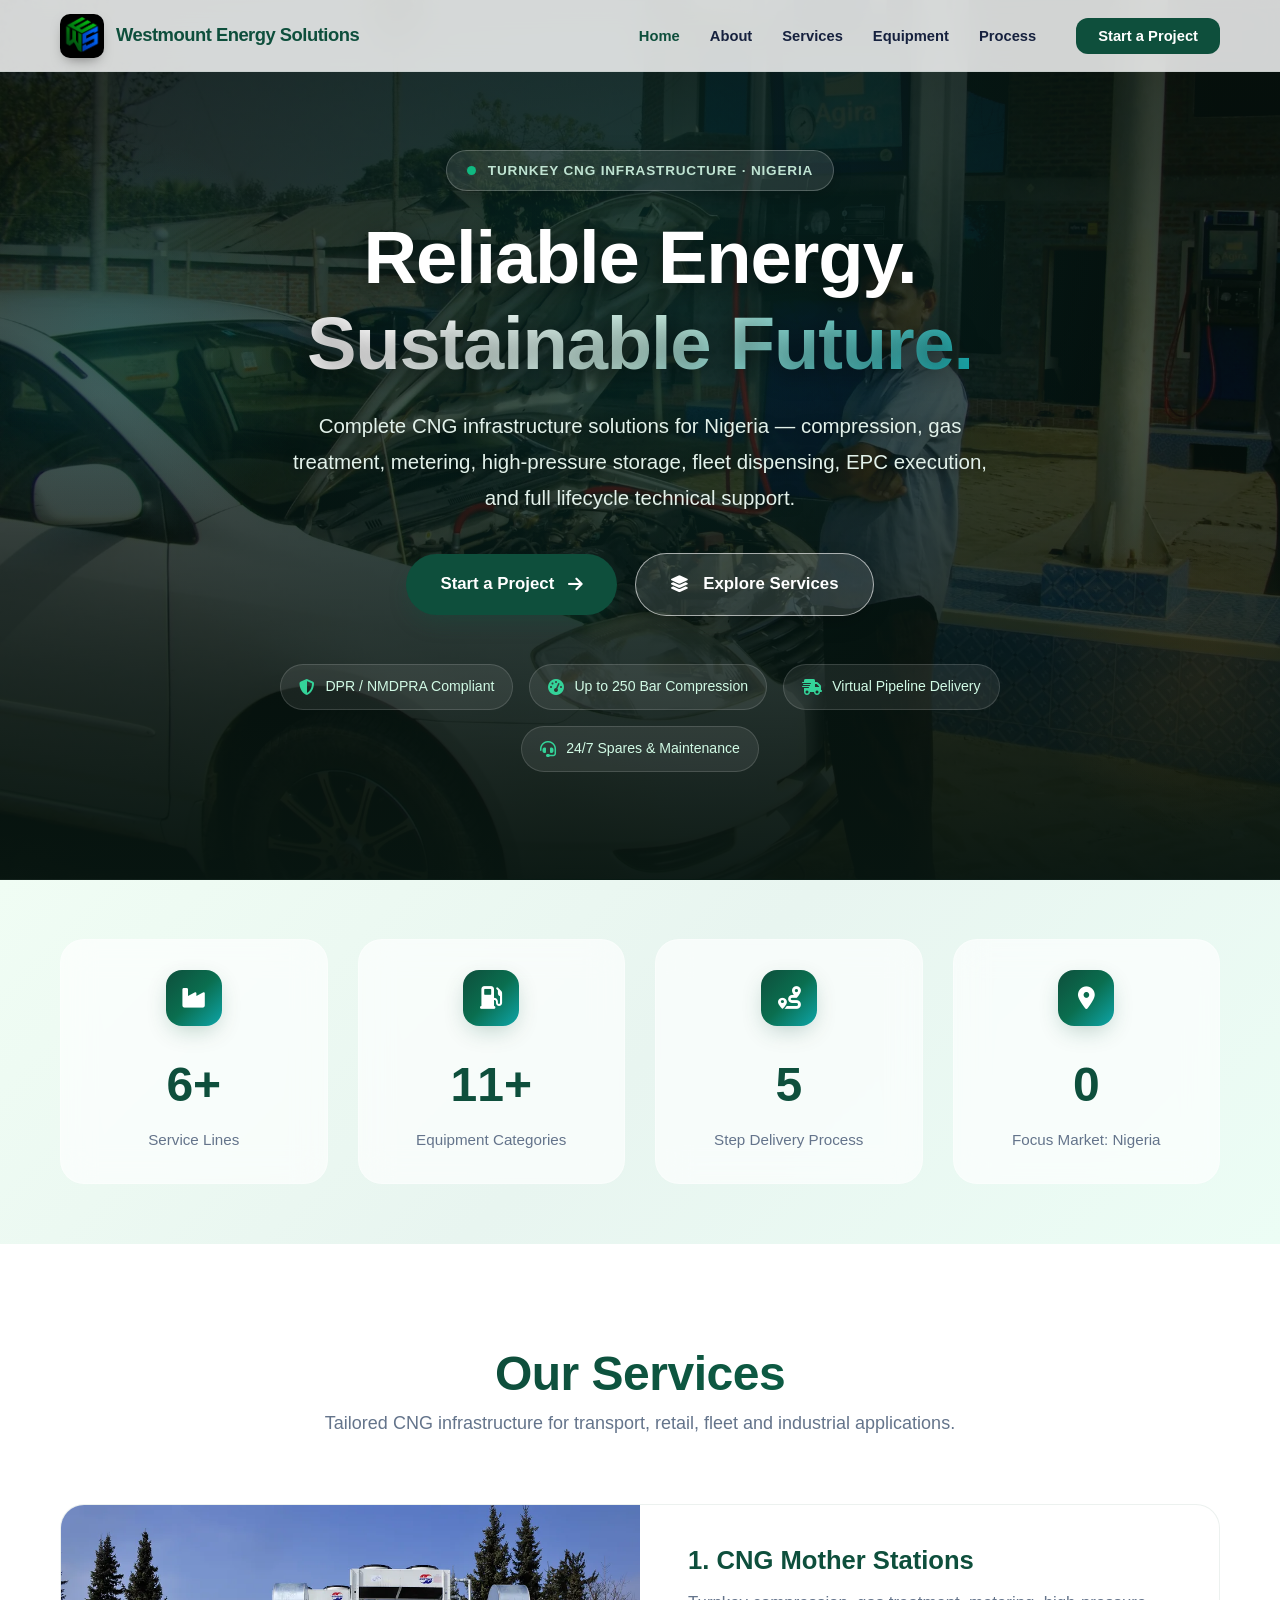
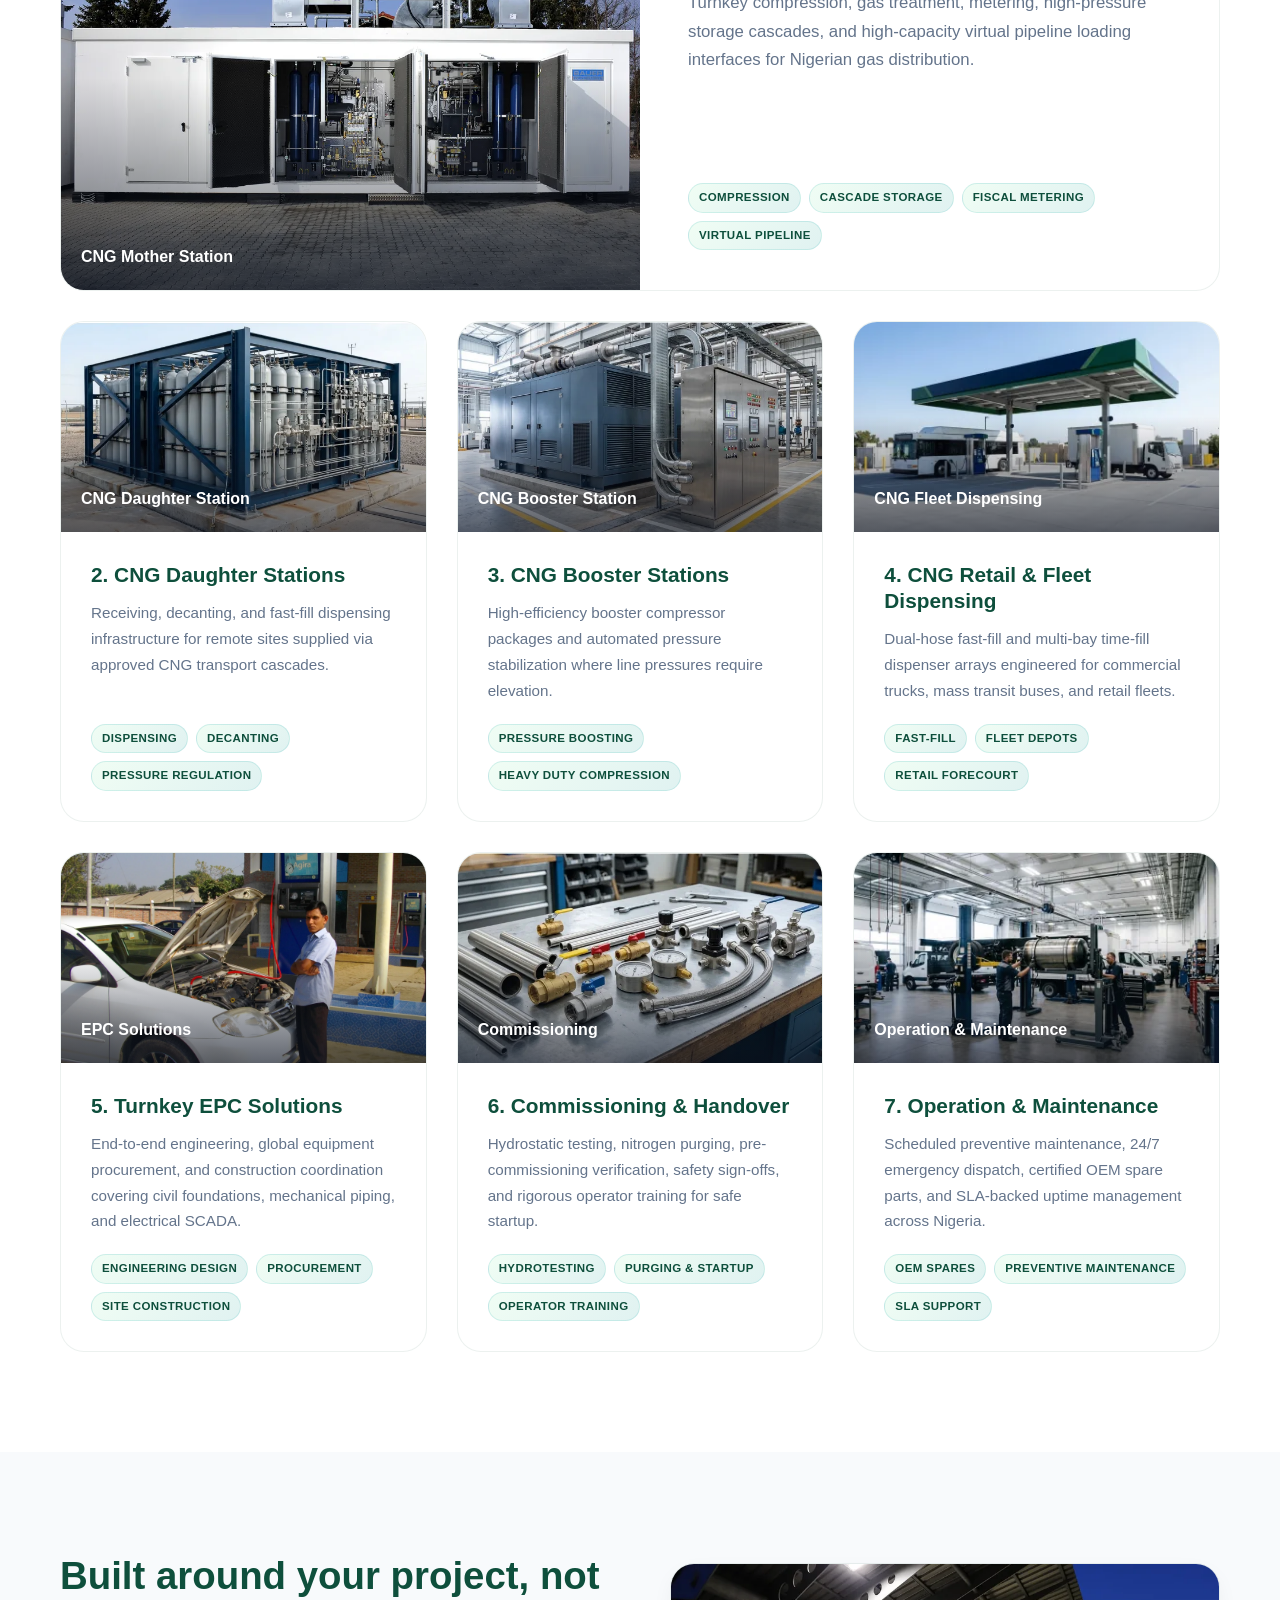
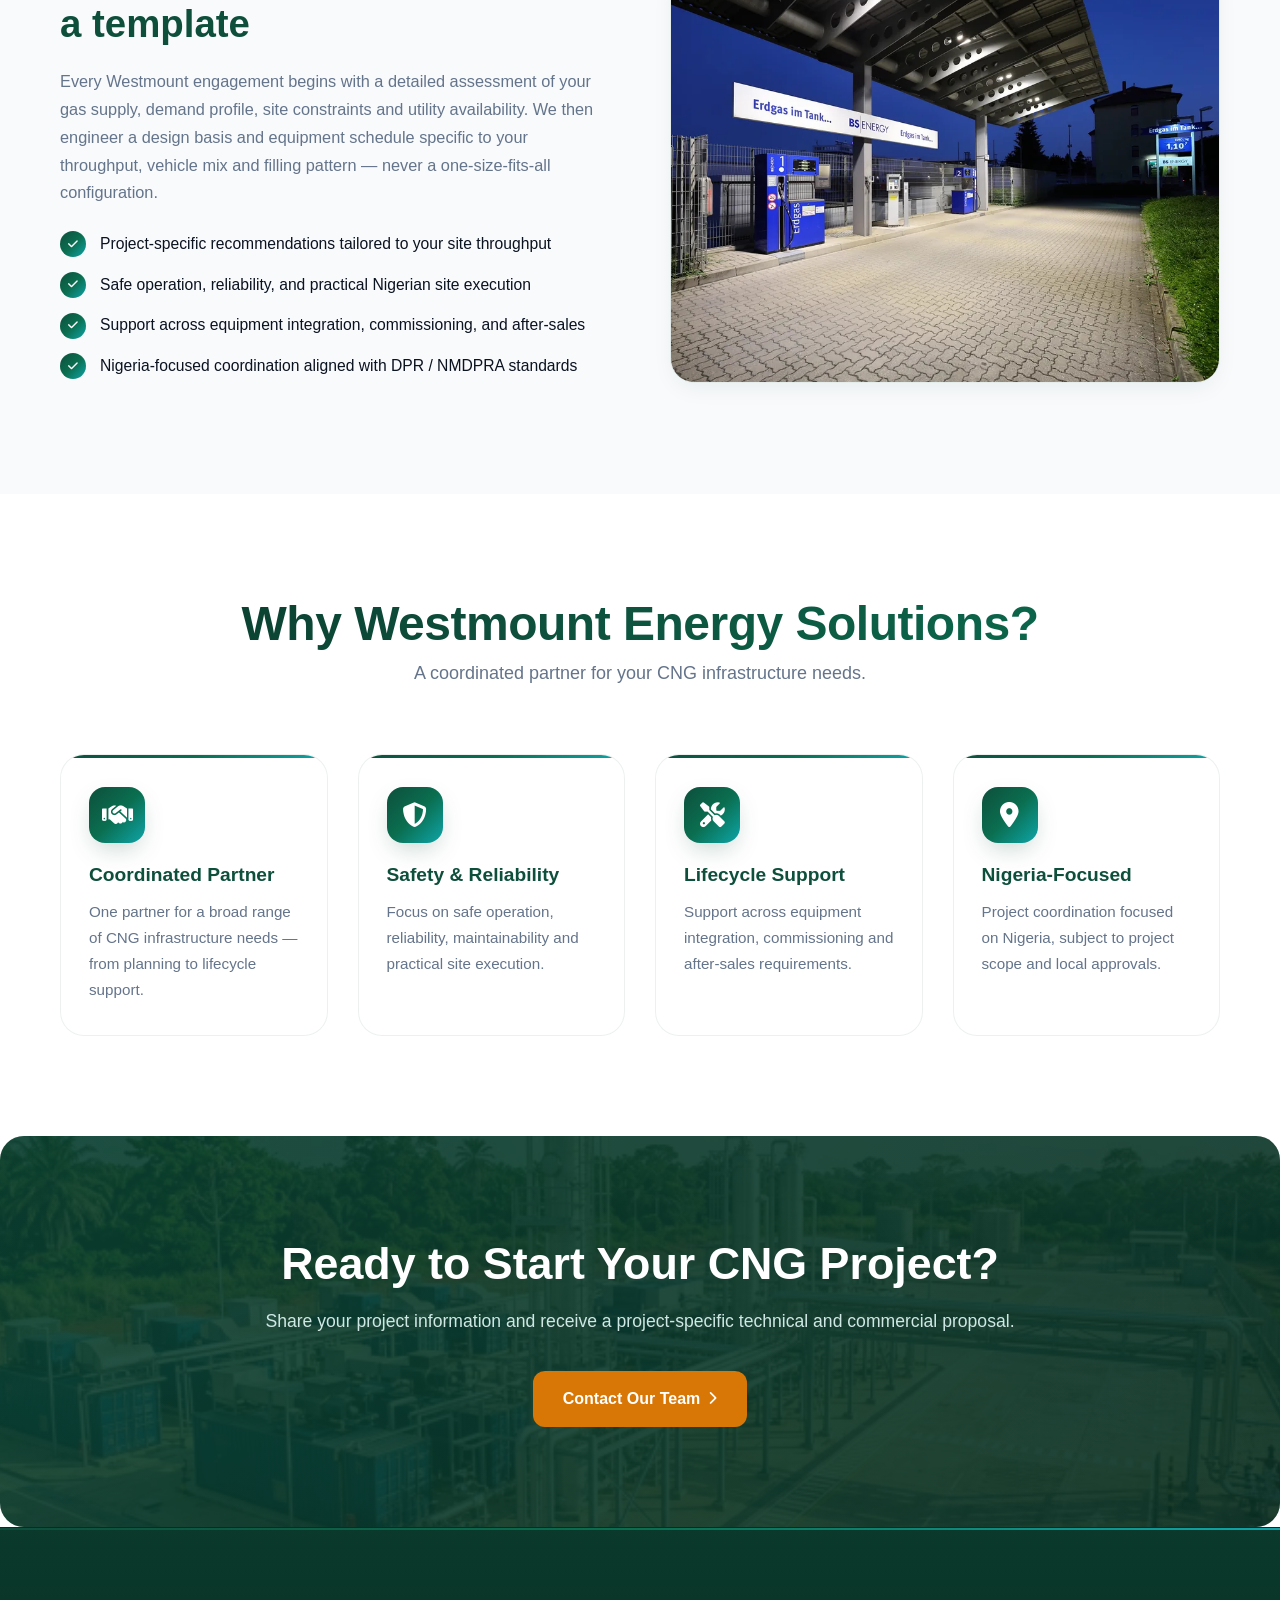
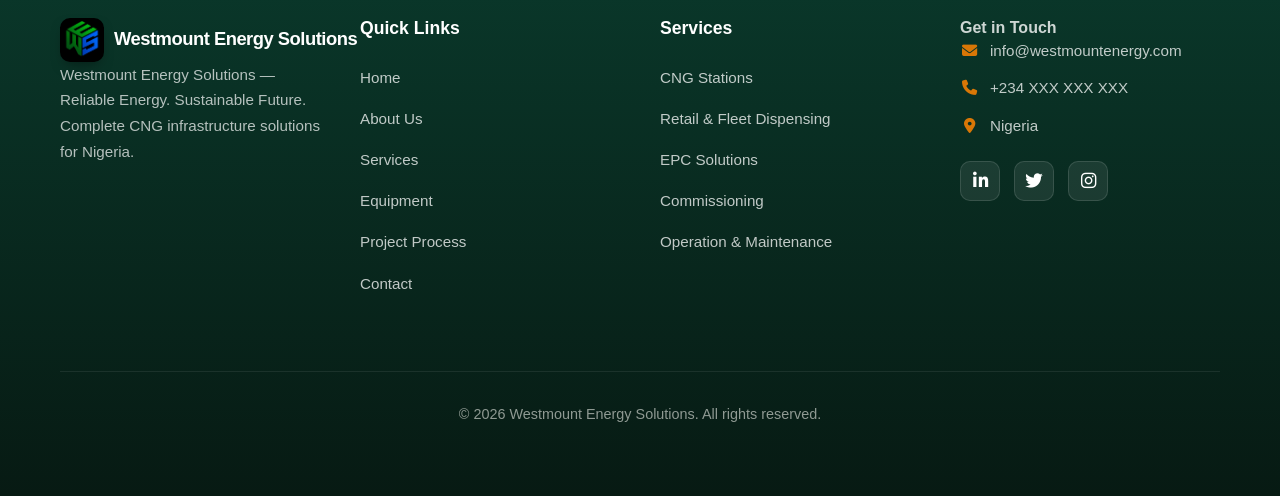
<file: index.html>
﻿<!DOCTYPE html>
<html lang="en">
<head>
  <meta charset="UTF-8">
  <meta name="viewport" content="width=device-width, initial-scale=1.0">
  <meta http-equiv="Content-Security-Policy" content="default-src 'self'; img-src 'self' data: https:; style-src 'self' 'unsafe-inline' https://fonts.googleapis.com https://cdnjs.cloudflare.com; font-src 'self' https://fonts.gstatic.com https://cdnjs.cloudflare.com; script-src 'self' 'unsafe-inline'; connect-src 'self';">
  <meta http-equiv="X-Content-Type-Options" content="nosniff">
  <meta name="referrer" content="strict-origin-when-cross-origin">
  <meta name="description" content="Westmount Energy Solutions — Complete CNG infrastructure solutions for Nigeria. Compression, storage, dispensing, EPC, commissioning and lifecycle support.">
  <title>Westmount Energy Solutions | Reliable Energy. Sustainable Future.</title>
  <link rel="canonical" href="https://westmountenergy.com/">
  <meta property="og:title" content="Westmount Energy Solutions | Reliable Energy. Sustainable Future.">
  <meta property="og:description" content="Westmount Energy Solutions — Complete CNG infrastructure solutions for Nigeria. Compression, storage, dispensing, EPC, commissioning and lifecycle support.">
  <meta property="og:type" content="website">
  <meta property="og:url" content="https://westmountenergy.com/">
  <meta property="og:image" content="https://westmountenergy.com/assets/images/hero-bg.jpg">
  <meta name="twitter:card" content="summary_large_image">
  <link rel="preconnect" href="https://fonts.googleapis.com">
  <link rel="preconnect" href="https://fonts.gstatic.com" crossorigin>
  <link href="https://fonts.googleapis.com/css2?family=Inter:wght@400;500;600&family=Poppins:wght@600;700;800&display=swap" rel="stylesheet">
  <link rel="stylesheet" href="https://cdnjs.cloudflare.com/ajax/libs/font-awesome/6.5.0/css/all.min.css" integrity="sha512-Avb2QiuDEEvB4bZJYdft2mNjVShBftLdPG8FJ0V7irTLQ8Uo0qcPxh4Plq7G5tGm0rU+1SPhVotteLpBERwTkw==" crossorigin="anonymous" referrerpolicy="no-referrer">
  <link rel="stylesheet" href="css/aos.css">
  <link rel="stylesheet" href="css/style.css">
</head>
<body>
  <div class="scroll-progress"></div>

  <header>
    <div class="header-container">
<a href="index.html" class="logo">
  <img src="assets/images/logo.jpeg" alt="Westmount Energy Solutions logo" class="logo-img" width="44" height="44">
  <span class="brand-name">Westmount Energy Solutions</span>
</a>
      <button class="mobile-menu-btn" aria-label="Toggle menu" aria-expanded="false">&#9776;</button>
      <nav>
        <ul>
          <li><a href="index.html">Home</a></li>
          <li><a href="about.html">About</a></li>
          <li><a href="services.html">Services</a></li>
          <li><a href="equipment.html">Equipment</a></li>
          <li><a href="process.html">Process</a></li>
          <li><a href="contact.html" class="nav-cta">Start a Project</a></li>
        </ul>
      </nav>
    </div>
  </header>

  <main>
    <!-- Hero -->
    <section class="hero" id="home">
      <div class="hero-bg">
        <picture>
            <source srcset="assets/images/hero-bg.webp" type="image/webp">
            <img src="assets/images/hero-bg.jpg" alt="Westmount Energy CNG facility in Nigeria" width="1920" height="1080" loading="eager" fetchpriority="high" decoding="async">
          </picture>
      </div>
      <div class="hero-overlay"></div>
      <div class="container hero-content">
        <div class="hero-eyebrow" data-aos="fade-up">
          <span class="pulse-dot"></span> Turnkey CNG Infrastructure · Nigeria
        </div>
        <h1 data-aos="fade-up">Reliable Energy.<br><span class="gradient-text">Sustainable Future.</span></h1>
        <p data-aos="fade-up">Complete CNG infrastructure solutions for Nigeria — compression, gas treatment, metering, high-pressure storage, fleet dispensing, EPC execution, and full lifecycle technical support.</p>
        <div class="hero-actions" data-aos="fade-up">
          <a href="contact.html" class="btn btn-primary btn-glow">Start a Project <i class="fa-solid fa-arrow-right" style="margin-left: 6px;"></i></a>
          <a href="services.html" class="btn btn-hero-outline"><i class="fa-solid fa-layer-group" style="margin-right: 6px;"></i> Explore Services</a>
        </div>
        <div class="hero-trust-bar" data-aos="fade-up" data-aos-delay="200">
          <div class="trust-item"><i class="fa-solid fa-shield-halved"></i> DPR / NMDPRA Compliant</div>
          <div class="trust-item"><i class="fa-solid fa-gauge-high"></i> Up to 250 Bar Compression</div>
          <div class="trust-item"><i class="fa-solid fa-truck-fast"></i> Virtual Pipeline Delivery</div>
          <div class="trust-item"><i class="fa-solid fa-headset"></i> 24/7 Spares & Maintenance</div>
        </div>
      </div>
    </section>

    <!-- Stats band -->
    <section class="stats-band">
      <div class="stats-grid">
        <div class="stat-card" data-aos="zoom-in" data-aos-delay="100">
          <div class="stat-icon"><i class="fa-solid fa-industry"></i></div>
          <span class="stat-number" data-target="7" data-suffix="+">0</span>
          <span class="stat-label">Service Lines</span>
        </div>
        <div class="stat-card" data-aos="zoom-in" data-aos-delay="200">
          <div class="stat-icon"><i class="fa-solid fa-gas-pump"></i></div>
          <span class="stat-number" data-target="12" data-suffix="+">0</span>
          <span class="stat-label">Equipment Categories</span>
        </div>
        <div class="stat-card" data-aos="zoom-in" data-aos-delay="300">
          <div class="stat-icon"><i class="fa-solid fa-route"></i></div>
          <span class="stat-number" data-target="6" data-suffix="">0</span>
          <span class="stat-label">Step Delivery Process</span>
        </div>
        <div class="stat-card" data-aos="zoom-in" data-aos-delay="400">
          <div class="stat-icon"><i class="fa-solid fa-map-marker-alt"></i></div>
          <span class="stat-number" data-target="1" data-suffix="">0</span>
          <span class="stat-label">Focus Market: Nigeria</span>
        </div>
      </div>
    </section>

    <!-- Services -->
    <section class="section" id="services">
      <div class="container">
        <div class="section-title" data-aos="fade-up">Our Services</div>
        <div class="section-subtitle" data-aos="fade-up" data-aos-delay="100">Tailored CNG infrastructure for transport, retail, fleet and industrial applications.</div>
        <div class="services-grid">
          <article class="service-card featured-card" data-aos="fade-up" data-aos-delay="100">
            <div class="card-media">
              <picture>
            <source srcset="assets/images/service-mother.webp" type="image/webp">
            <img src="assets/images/service-mother.jpg" alt="CNG mother station compressor and storage" width="1000" height="665" loading="lazy" decoding="async">
          </picture>
              <div class="media-overlay">CNG Mother Station</div>
            </div>
            <div class="service-body">
              <h3>1. CNG Mother Stations</h3>
              <p>Turnkey compression, gas treatment, metering, high-pressure storage cascades, and high-capacity virtual pipeline loading interfaces for Nigerian gas distribution.</p>
              <div class="service-tags">
                <span>Compression</span>
                <span>Cascade Storage</span>
                <span>Fiscal Metering</span>
                <span>Virtual Pipeline</span>
              </div>
            </div>
          </article>
          <article class="service-card" data-aos="fade-up" data-aos-delay="180">
            <div class="card-media">
              <picture>
            <source srcset="assets/images/cng-storage-cascade.webp" type="image/webp">
            <img src="assets/images/cng-storage-cascade.png" alt="CNG daughter station receiving storage" width="652" height="365" loading="lazy" decoding="async">
          </picture>
              <div class="media-overlay">CNG Daughter Station</div>
            </div>
            <div class="service-body">
              <h3>2. CNG Daughter Stations</h3>
              <p>Receiving, decanting, and fast-fill dispensing infrastructure for remote sites supplied via approved CNG transport cascades.</p>
              <div class="service-tags">
                <span>Dispensing</span>
                <span>Decanting</span>
                <span>Pressure Regulation</span>
              </div>
            </div>
          </article>
          <article class="service-card" data-aos="fade-up" data-aos-delay="260">
            <div class="card-media">
              <picture>
            <source srcset="assets/images/cng-compressor-package.webp" type="image/webp">
            <img src="assets/images/cng-compressor-package.png" alt="CNG booster station compressor" width="655" height="364" loading="lazy" decoding="async">
          </picture>
              <div class="media-overlay">CNG Booster Station</div>
            </div>
            <div class="service-body">
              <h3>3. CNG Booster Stations</h3>
              <p>High-efficiency booster compressor packages and automated pressure stabilization where line pressures require elevation.</p>
              <div class="service-tags">
                <span>Pressure Boosting</span>
                <span>Heavy Duty Compression</span>
              </div>
            </div>
          </article>
          <article class="service-card" data-aos="fade-up" data-aos-delay="340">
            <div class="card-media">
              <picture>
            <source srcset="assets/images/cng-dispensing-station.webp" type="image/webp">
            <img src="assets/images/cng-dispensing-station.png" alt="CNG retail fleet dispensing station" width="390" height="218" loading="lazy" decoding="async">
          </picture>
              <div class="media-overlay">CNG Fleet Dispensing</div>
            </div>
            <div class="service-body">
              <h3>4. CNG Retail & Fleet Dispensing</h3>
              <p>Dual-hose fast-fill and multi-bay time-fill dispenser arrays engineered for commercial trucks, mass transit buses, and retail fleets.</p>
              <div class="service-tags">
                <span>Fast-Fill</span>
                <span>Fleet Depots</span>
                <span>Retail Forecourt</span>
              </div>
            </div>
          </article>
          <article class="service-card" data-aos="fade-up" data-aos-delay="420">
            <div class="card-media">
              <picture>
            <source srcset="assets/images/hero-bg.webp" type="image/webp">
            <img src="assets/images/hero-bg.jpg" alt="EPC engineering construction facility" width="1920" height="1080" loading="eager" fetchpriority="high" decoding="async">
          </picture>
              <div class="media-overlay">EPC Solutions</div>
            </div>
            <div class="service-body">
              <h3>5. Turnkey EPC Solutions</h3>
              <p>End-to-end engineering, global equipment procurement, and construction coordination covering civil foundations, mechanical piping, and electrical SCADA.</p>
              <div class="service-tags">
                <span>Engineering Design</span>
                <span>Procurement</span>
                <span>Site Construction</span>
              </div>
            </div>
          </article>
          <article class="service-card" data-aos="fade-up" data-aos-delay="500">
            <div class="card-media">
              <picture>
            <source srcset="assets/images/cng-tubing-fittings.webp" type="image/webp">
            <img src="assets/images/cng-tubing-fittings.png" alt="Commissioning piping and instrumentation" width="656" height="367" loading="lazy" decoding="async">
          </picture>
              <div class="media-overlay">Commissioning</div>
            </div>
            <div class="service-body">
              <h3>6. Commissioning & Handover</h3>
              <p>Hydrostatic testing, nitrogen purging, pre-commissioning verification, safety sign-offs, and rigorous operator training for safe startup.</p>
              <div class="service-tags">
                <span>Hydrotesting</span>
                <span>Purging & Startup</span>
                <span>Operator Training</span>
              </div>
            </div>
          </article>
          <article class="service-card" data-aos="fade-up" data-aos-delay="580">
            <div class="card-media">
              <picture>
            <source srcset="assets/images/cng-technicians.webp" type="image/webp">
            <img src="assets/images/cng-technicians.png" alt="Operation maintenance technicians" width="400" height="220" loading="lazy" decoding="async">
          </picture>
              <div class="media-overlay">Operation & Maintenance</div>
            </div>
            <div class="service-body">
              <h3>7. Operation & Maintenance</h3>
              <p>Scheduled preventive maintenance, 24/7 emergency dispatch, certified OEM spare parts, and SLA-backed uptime management across Nigeria.</p>
              <div class="service-tags">
                <span>OEM Spares</span>
                <span>Preventive Maintenance</span>
                <span>SLA Support</span>
              </div>
            </div>
          </article>
        </div>
      </div>
    </section>

    <!-- Feature split -->
    <section class="section" style="background: var(--bg-soft);">
      <div class="container">
        <div class="feature-split">
          <div class="feature-content" data-aos="fade-right">
            <h2>Built around your project, not a template</h2>
            <p>Every Westmount engagement begins with a detailed assessment of your gas supply, demand profile, site constraints and utility availability. We then engineer a design basis and equipment schedule specific to your throughput, vehicle mix and filling pattern — never a one-size-fits-all configuration.</p>
            <ul class="feature-list">
              <li><span class="check"><i class="fa-solid fa-check"></i></span> Project-specific recommendations tailored to your site throughput</li>
              <li><span class="check"><i class="fa-solid fa-check"></i></span> Safe operation, reliability, and practical Nigerian site execution</li>
              <li><span class="check"><i class="fa-solid fa-check"></i></span> Support across equipment integration, commissioning, and after-sales</li>
              <li><span class="check"><i class="fa-solid fa-check"></i></span> Nigeria-focused coordination aligned with DPR / NMDPRA standards</li>
            </ul>
          </div>
          <div class="feature-media" data-aos="fade-left" data-aos-delay="150">
            <picture>
            <source srcset="assets/images/equipment-cylinders.webp" type="image/webp">
            <img src="assets/images/equipment-cylinders.jpg" alt="High pressure CNG cylinder cascade storage" width="1000" height="666" loading="lazy" decoding="async">
          </picture>
          </div>
        </div>
      </div>
    </section>

    <!-- Highlights -->
    <section class="section">
      <div class="container">
        <div class="section-title" data-aos="fade-up">Why Westmount Energy Solutions?</div>
        <div class="section-subtitle" data-aos="fade-up" data-aos-delay="100">A coordinated partner for your CNG infrastructure needs.</div>
        <div class="highlight-grid">
          <div class="highlight-card" data-aos="fade-up" data-aos-delay="100">
            <div class="icon"><i class="fa-solid fa-handshake"></i></div>
            <h3>Coordinated Partner</h3>
            <p>One partner for a broad range of CNG infrastructure needs — from planning to lifecycle support.</p>
          </div>
          <div class="highlight-card" data-aos="fade-up" data-aos-delay="180">
            <div class="icon"><i class="fa-solid fa-shield-halved"></i></div>
            <h3>Safety & Reliability</h3>
            <p>Focus on safe operation, reliability, maintainability and practical site execution.</p>
          </div>
          <div class="highlight-card" data-aos="fade-up" data-aos-delay="260">
            <div class="icon"><i class="fa-solid fa-screwdriver-wrench"></i></div>
            <h3>Lifecycle Support</h3>
            <p>Support across equipment integration, commissioning and after-sales requirements.</p>
          </div>
          <div class="highlight-card" data-aos="fade-up" data-aos-delay="340">
            <div class="icon"><i class="fa-solid fa-location-dot"></i></div>
            <h3>Nigeria-Focused</h3>
            <p>Project coordination focused on Nigeria, subject to project scope and local approvals.</p>
          </div>
        </div>
      </div>
    </section>

    <!-- CTA -->
    <section class="section cta-section">
      <div class="cta-bg"></div>
      <div class="cta-content">
        <h2>Ready to Start Your CNG Project?</h2>
        <p>Share your project information and receive a project-specific technical and commercial proposal.</p>
        <a href="contact.html" class="btn btn-icon-right">Contact Our Team</a>
      </div>
    </section>
  </main>

  <footer>
    <div class="container">
      <div class="footer-grid">
        <div class="footer-brand">
<a href="index.html" class="logo" style="gap:10px; text-decoration:none; color:inherit;">
  <img src="assets/images/logo.jpeg" alt="Westmount Energy Solutions logo" class="logo-img" width="44" height="44">
  <span class="brand-name" style="color:var(--white);">Westmount Energy Solutions</span>
</a>
          <p>Westmount Energy Solutions — Reliable Energy. Sustainable Future.<br>Complete CNG infrastructure solutions for Nigeria.</p>
        </div>
        <div class="footer-col">
          <h4>Quick Links</h4>
          <ul>
            <li><a href="index.html">Home</a></li>
            <li><a href="about.html">About Us</a></li>
            <li><a href="services.html">Services</a></li>
            <li><a href="equipment.html">Equipment</a></li>
            <li><a href="process.html">Project Process</a></li>
            <li><a href="contact.html">Contact</a></li>
          </ul>
        </div>
        <div class="footer-col">
          <h4>Services</h4>
          <ul>
            <li><a href="services.html">CNG Stations</a></li>
            <li><a href="services.html">Retail & Fleet Dispensing</a></li>
            <li><a href="services.html">EPC Solutions</a></li>
            <li><a href="services.html">Commissioning</a></li>
            <li><a href="services.html">Operation & Maintenance</a></li>
          </ul>
        </div>
        <div class="footer-contact">
          <h4>Get in Touch</h4>
          <p><span class="ic"><i class="fa-solid fa-envelope"></i></span> info@westmountenergy.com</p>
          <p><span class="ic"><i class="fa-solid fa-phone"></i></span> +234 XXX XXX XXX</p>
          <p><span class="ic"><i class="fa-solid fa-location-dot"></i></span> Nigeria</p>
          <div class="socials">
            <a href="#" aria-label="LinkedIn" rel="noopener noreferrer"><i class="fa-brands fa-linkedin-in"></i></a>
            <a href="#" aria-label="X (Twitter)" rel="noopener noreferrer"><i class="fa-brands fa-twitter"></i></a>
            <a href="#" aria-label="Instagram" rel="noopener noreferrer"><i class="fa-brands fa-instagram"></i></a>
          </div>
        </div>
      </div>
      <div class="copyright">
        &copy; 2026 Westmount Energy Solutions. All rights reserved.
      </div>
    </div>
  </footer>

  <button class="back-to-top" aria-label="Back to top"><i class="fa-solid fa-arrow-up"></i></button>

  <script src="css/aos.js"></script>
  <script src="js/main.js"></script>
</body>
</html>
</file>
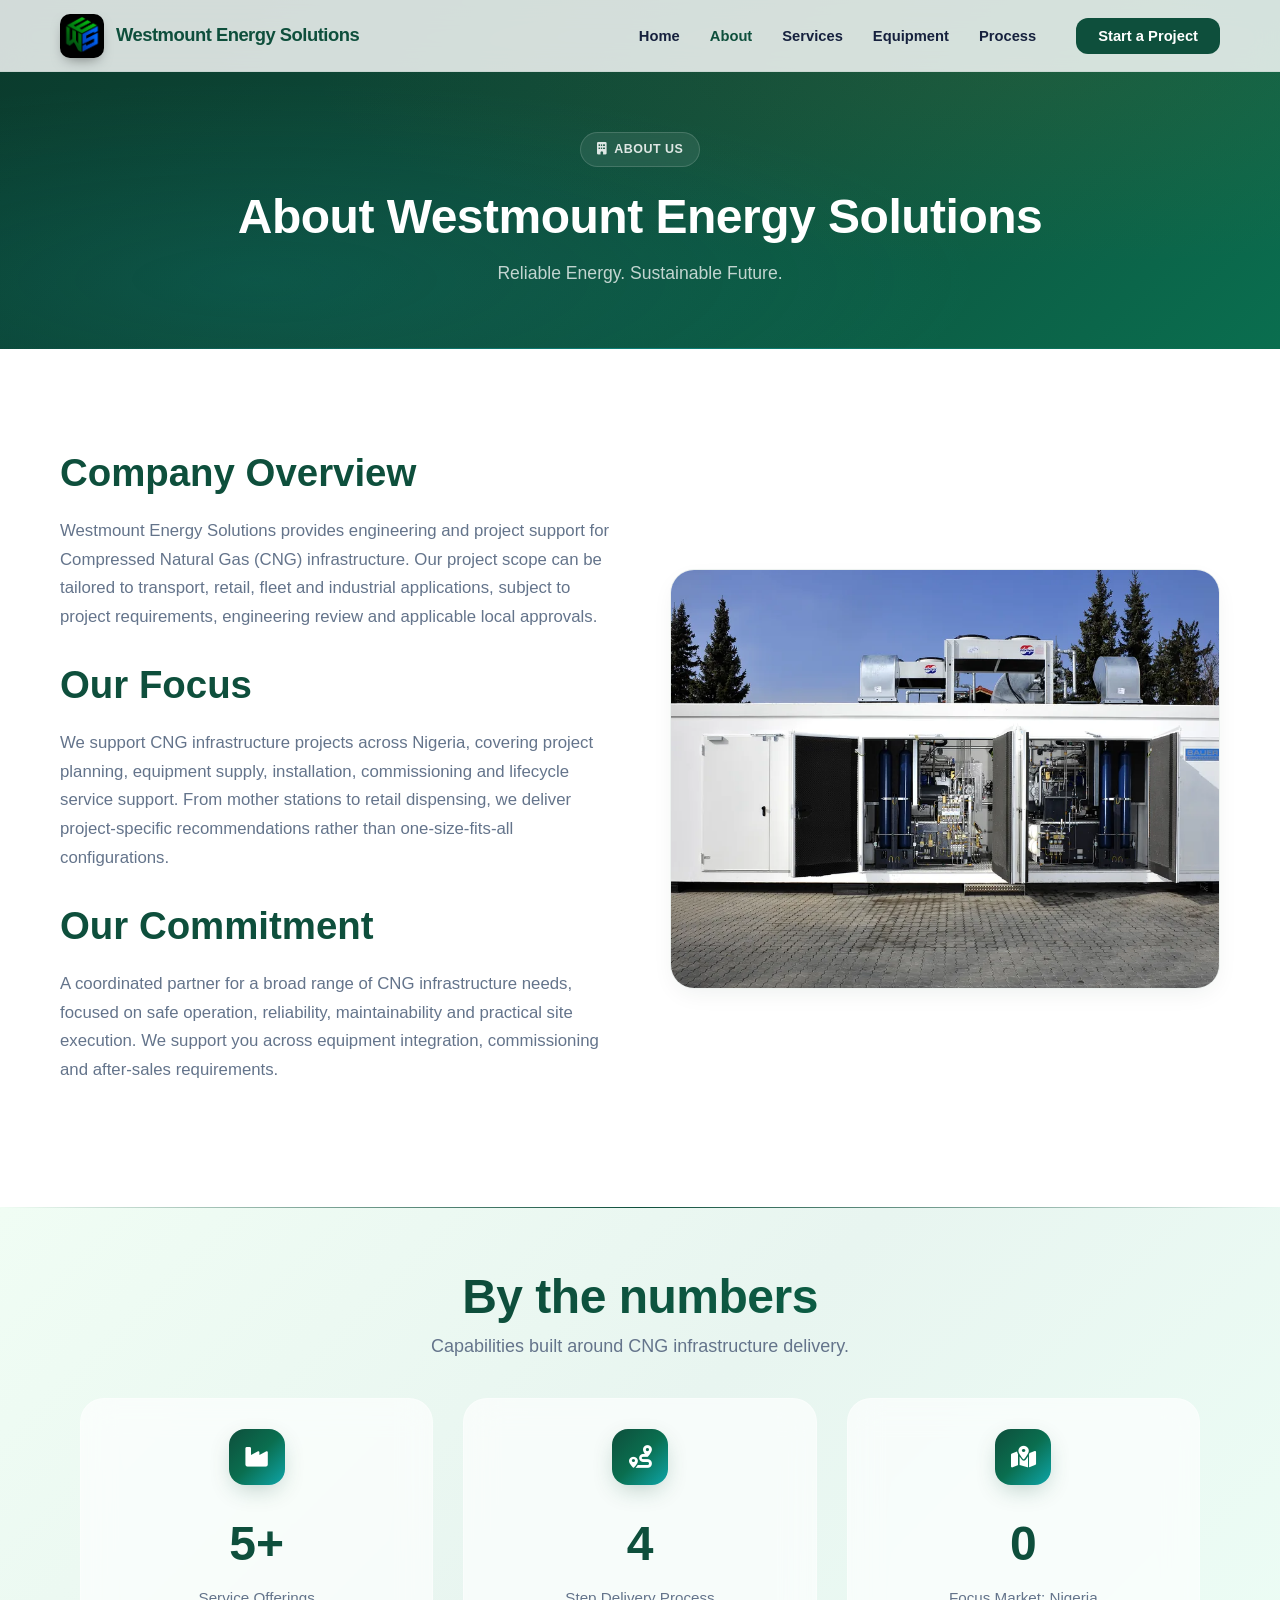
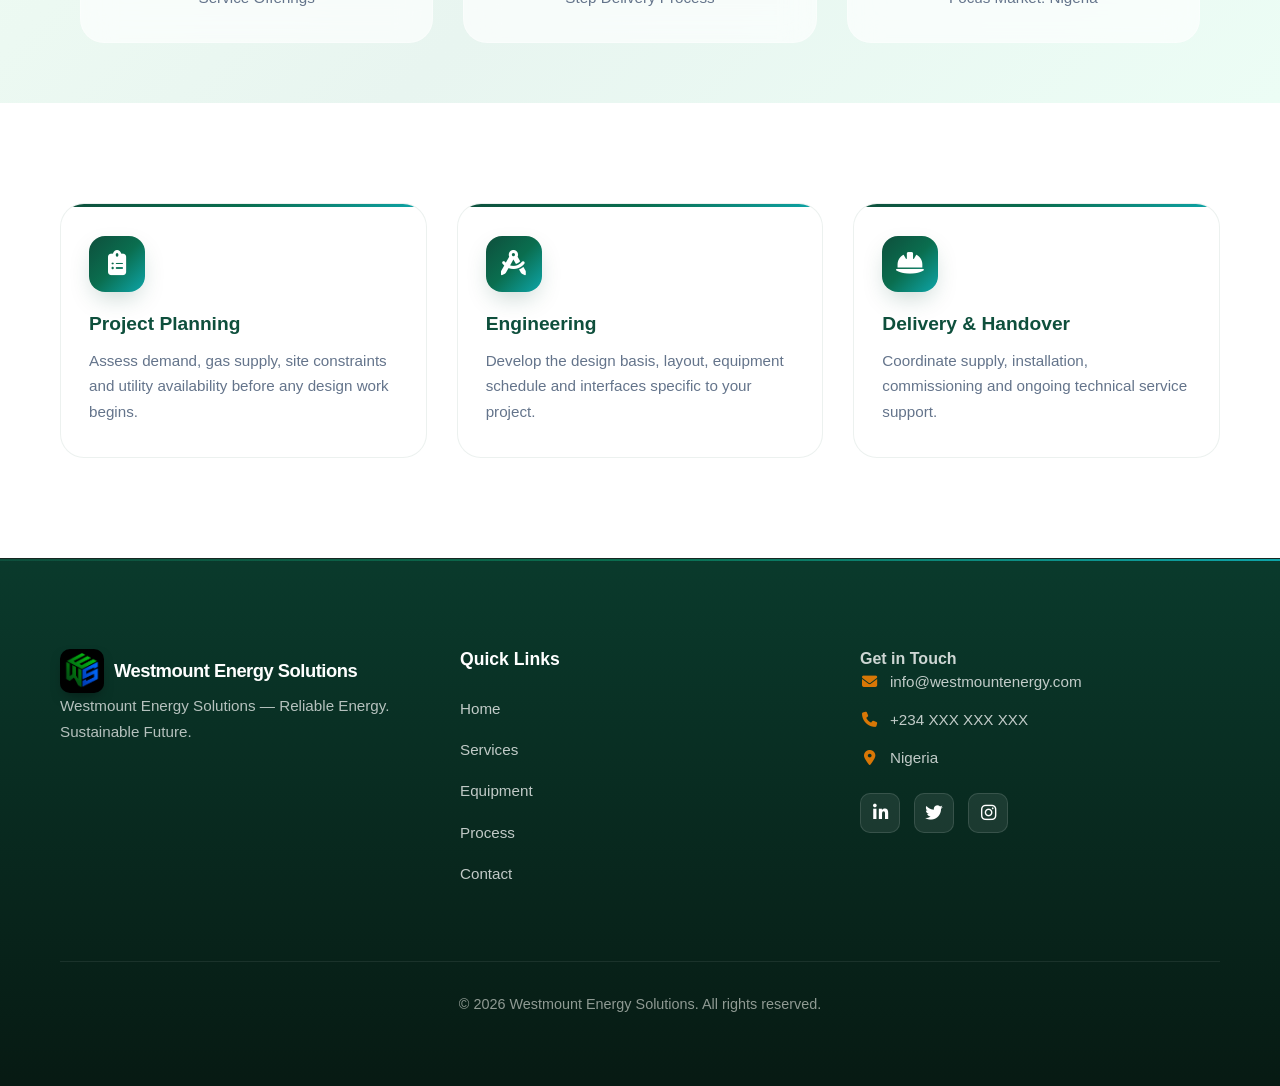
<file: about.html>
﻿<!DOCTYPE html>
<html lang="en">
<head>
  <meta charset="UTF-8">
  <meta name="viewport" content="width=device-width, initial-scale=1.0">
  <meta http-equiv="Content-Security-Policy" content="default-src 'self'; img-src 'self' data: https:; style-src 'self' 'unsafe-inline' https://fonts.googleapis.com https://cdnjs.cloudflare.com; font-src 'self' https://fonts.gstatic.com https://cdnjs.cloudflare.com; script-src 'self' 'unsafe-inline'; connect-src 'self';">
  <meta http-equiv="X-Content-Type-Options" content="nosniff">
  <meta name="referrer" content="strict-origin-when-cross-origin">
  <meta name="description" content="About Westmount Energy Solutions — CNG infrastructure solutions for Nigeria.">
  <title>About | Westmount Energy Solutions</title>
  <link rel="canonical" href="https://westmountenergy.com/about.html">
  <meta property="og:title" content="About | Westmount Energy Solutions">
  <meta property="og:description" content="About Westmount Energy Solutions — CNG infrastructure solutions for Nigeria.">
  <meta property="og:type" content="website">
  <meta property="og:url" content="https://westmountenergy.com/about.html">
  <meta property="og:image" content="https://westmountenergy.com/assets/images/hero-bg.jpg">
  <meta name="twitter:card" content="summary_large_image">
  <link rel="preconnect" href="https://fonts.googleapis.com">
  <link rel="preconnect" href="https://fonts.gstatic.com" crossorigin>
  <link href="https://fonts.googleapis.com/css2?family=Inter:wght@400;500;600&family=Poppins:wght@600;700;800&display=swap" rel="stylesheet">
  <link rel="stylesheet" href="https://cdnjs.cloudflare.com/ajax/libs/font-awesome/6.5.0/css/all.min.css" integrity="sha512-Avb2QiuDEEvB4bZJYdft2mNjVShBftLdPG8FJ0V7irTLQ8Uo0qcPxh4Plq7G5tGm0rU+1SPhVotteLpBERwTkw==" crossorigin="anonymous" referrerpolicy="no-referrer">
  <link rel="stylesheet" href="css/aos.css">
  <link rel="stylesheet" href="css/style.css">
</head>
<body>
  <div class="scroll-progress"></div>

  <header>
    <div class="header-container">
<a href="index.html" class="logo">
  <img src="assets/images/logo.jpeg" alt="Westmount Energy Solutions logo" class="logo-img" width="44" height="44">
  <span class="brand-name">Westmount Energy Solutions</span>
</a>
      <button class="mobile-menu-btn" aria-label="Toggle menu" aria-expanded="false">&#9776;</button>
      <nav>
        <ul>
          <li><a href="index.html">Home</a></li>
          <li><a href="about.html">About</a></li>
          <li><a href="services.html">Services</a></li>
          <li><a href="equipment.html">Equipment</a></li>
          <li><a href="process.html">Process</a></li>
          <li><a href="contact.html" class="nav-cta">Start a Project</a></li>
        </ul>
      </nav>
    </div>
  </header>

  <main>
    <section class="page-hero">
      <div class="container">
        <div class="page-hero-eyebrow"><i class="fa-solid fa-building"></i> About Us</div>
        <h1>About Westmount Energy Solutions</h1>
        <p>Reliable Energy. Sustainable Future.</p>
      </div>
    </section>

    <section class="section">
      <div class="container">

        <div class="feature-split" data-aos="fade-up" data-aos-delay="100">
          <div class="feature-content">
            <h2>Company Overview</h2>
            <p style="margin-bottom: 24px; color: var(--gray); font-size: 1.05rem;">
              Westmount Energy Solutions provides engineering and project support for Compressed Natural Gas (CNG) infrastructure. Our project scope can be tailored to transport, retail, fleet and industrial applications, subject to project requirements, engineering review and applicable local approvals.
            </p>
            <h2 style="margin-top: 30px;">Our Focus</h2>
            <p style="margin-bottom: 24px; color: var(--gray); font-size: 1.05rem;">
              We support CNG infrastructure projects across Nigeria, covering project planning, equipment supply, installation, commissioning and lifecycle service support. From mother stations to retail dispensing, we deliver project-specific recommendations rather than one-size-fits-all configurations.
            </p>
            <h2 style="margin-top: 30px;">Our Commitment</h2>
            <p style="color: var(--gray); font-size: 1.05rem;">
              A coordinated partner for a broad range of CNG infrastructure needs, focused on safe operation, reliability, maintainability and practical site execution. We support you across equipment integration, commissioning and after-sales requirements.
            </p>
          </div>
          <div class="feature-media" data-aos="fade-left" data-aos-delay="150">
            <picture>
            <source srcset="assets/images/service-mother.webp" type="image/webp">
            <img src="assets/images/service-mother.jpg" alt="Industrial CNG infrastructure facility" width="1000" height="665" loading="lazy" decoding="async">
          </picture>
          </div>
        </div>
      </div>
    </section>

    <section class="stats-band">
      <div class="container">
        <div class="section-title" style="margin-bottom: 8px;">By the numbers</div>
        <div class="section-subtitle" style="margin-bottom: 40px;">Capabilities built around CNG infrastructure delivery.</div>
        <div class="stats-grid">
          <div class="stat-card" data-aos="zoom-in" data-aos-delay="100">
            <div class="stat-icon"><i class="fa-solid fa-industry"></i></div>
            <span class="stat-number" data-target="7" data-suffix="+">0</span>
            <span class="stat-label">Service Offerings</span>
          </div>
          <div class="stat-card" data-aos="zoom-in" data-aos-delay="200">
            <div class="stat-icon"><i class="fa-solid fa-route"></i></div>
            <span class="stat-number" data-target="6" data-suffix="">0</span>
            <span class="stat-label">Step Delivery Process</span>
          </div>
          <div class="stat-card" data-aos="zoom-in" data-aos-delay="300">
            <div class="stat-icon"><i class="fa-solid fa-map-location-dot"></i></div>
            <span class="stat-number" data-target="1" data-suffix="">0</span>
            <span class="stat-label">Focus Market: Nigeria</span>
          </div>
        </div>
      </div>
    </section>

    <section class="section">
      <div class="container">
        <div class="highlight-grid">
          <div class="highlight-card" data-aos="fade-up" data-aos-delay="100">
            <div class="icon"><i class="fa-solid fa-clipboard-list"></i></div>
            <h3>Project Planning</h3>
            <p>Assess demand, gas supply, site constraints and utility availability before any design work begins.</p>
          </div>
          <div class="highlight-card" data-aos="fade-up" data-aos-delay="180">
            <div class="icon"><i class="fa-solid fa-compass-drafting"></i></div>
            <h3>Engineering</h3>
            <p>Develop the design basis, layout, equipment schedule and interfaces specific to your project.</p>
          </div>
          <div class="highlight-card" data-aos="fade-up" data-aos-delay="260">
            <div class="icon"><i class="fa-solid fa-helmet-safety"></i></div>
            <h3>Delivery &amp; Handover</h3>
            <p>Coordinate supply, installation, commissioning and ongoing technical service support.</p>
          </div>
        </div>
      </div>
    </section>
  </main>

  <footer>
    <div class="container">
      <div class="footer-grid">
        <div class="footer-brand">
<a href="index.html" class="logo" style="gap:10px; text-decoration:none; color:inherit;">
  <img src="assets/images/logo.jpeg" alt="Westmount Energy Solutions logo" class="logo-img" width="44" height="44">
  <span class="brand-name" style="color:var(--white);">Westmount Energy Solutions</span>
</a>
          <p>Westmount Energy Solutions — Reliable Energy. Sustainable Future.</p>
        </div>
        <div class="footer-col">
          <h4>Quick Links</h4>
          <ul>
            <li><a href="index.html">Home</a></li>
            <li><a href="services.html">Services</a></li>
            <li><a href="equipment.html">Equipment</a></li>
            <li><a href="process.html">Process</a></li>
            <li><a href="contact.html">Contact</a></li>
          </ul>
        </div>
        <div class="footer-contact">
          <h4>Get in Touch</h4>
          <p><span class="ic"><i class="fa-solid fa-envelope"></i></span> info@westmountenergy.com</p>
          <p><span class="ic"><i class="fa-solid fa-phone"></i></span> +234 XXX XXX XXX</p>
          <p><span class="ic"><i class="fa-solid fa-location-dot"></i></span> Nigeria</p>
          <div class="socials">
            <a href="#" aria-label="LinkedIn" rel="noopener noreferrer"><i class="fa-brands fa-linkedin-in"></i></a>
            <a href="#" aria-label="X (Twitter)" rel="noopener noreferrer"><i class="fa-brands fa-twitter"></i></a>
            <a href="#" aria-label="Instagram" rel="noopener noreferrer"><i class="fa-brands fa-instagram"></i></a>
          </div>
        </div>
      </div>
      <div class="copyright">
        &copy; 2026 Westmount Energy Solutions. All rights reserved.
      </div>
    </div>
  </footer>

  <button class="back-to-top" aria-label="Back to top"><i class="fa-solid fa-arrow-up"></i></button>

  <script src="css/aos.js"></script>
  <script src="js/main.js"></script>
</body>
</html>
</file>
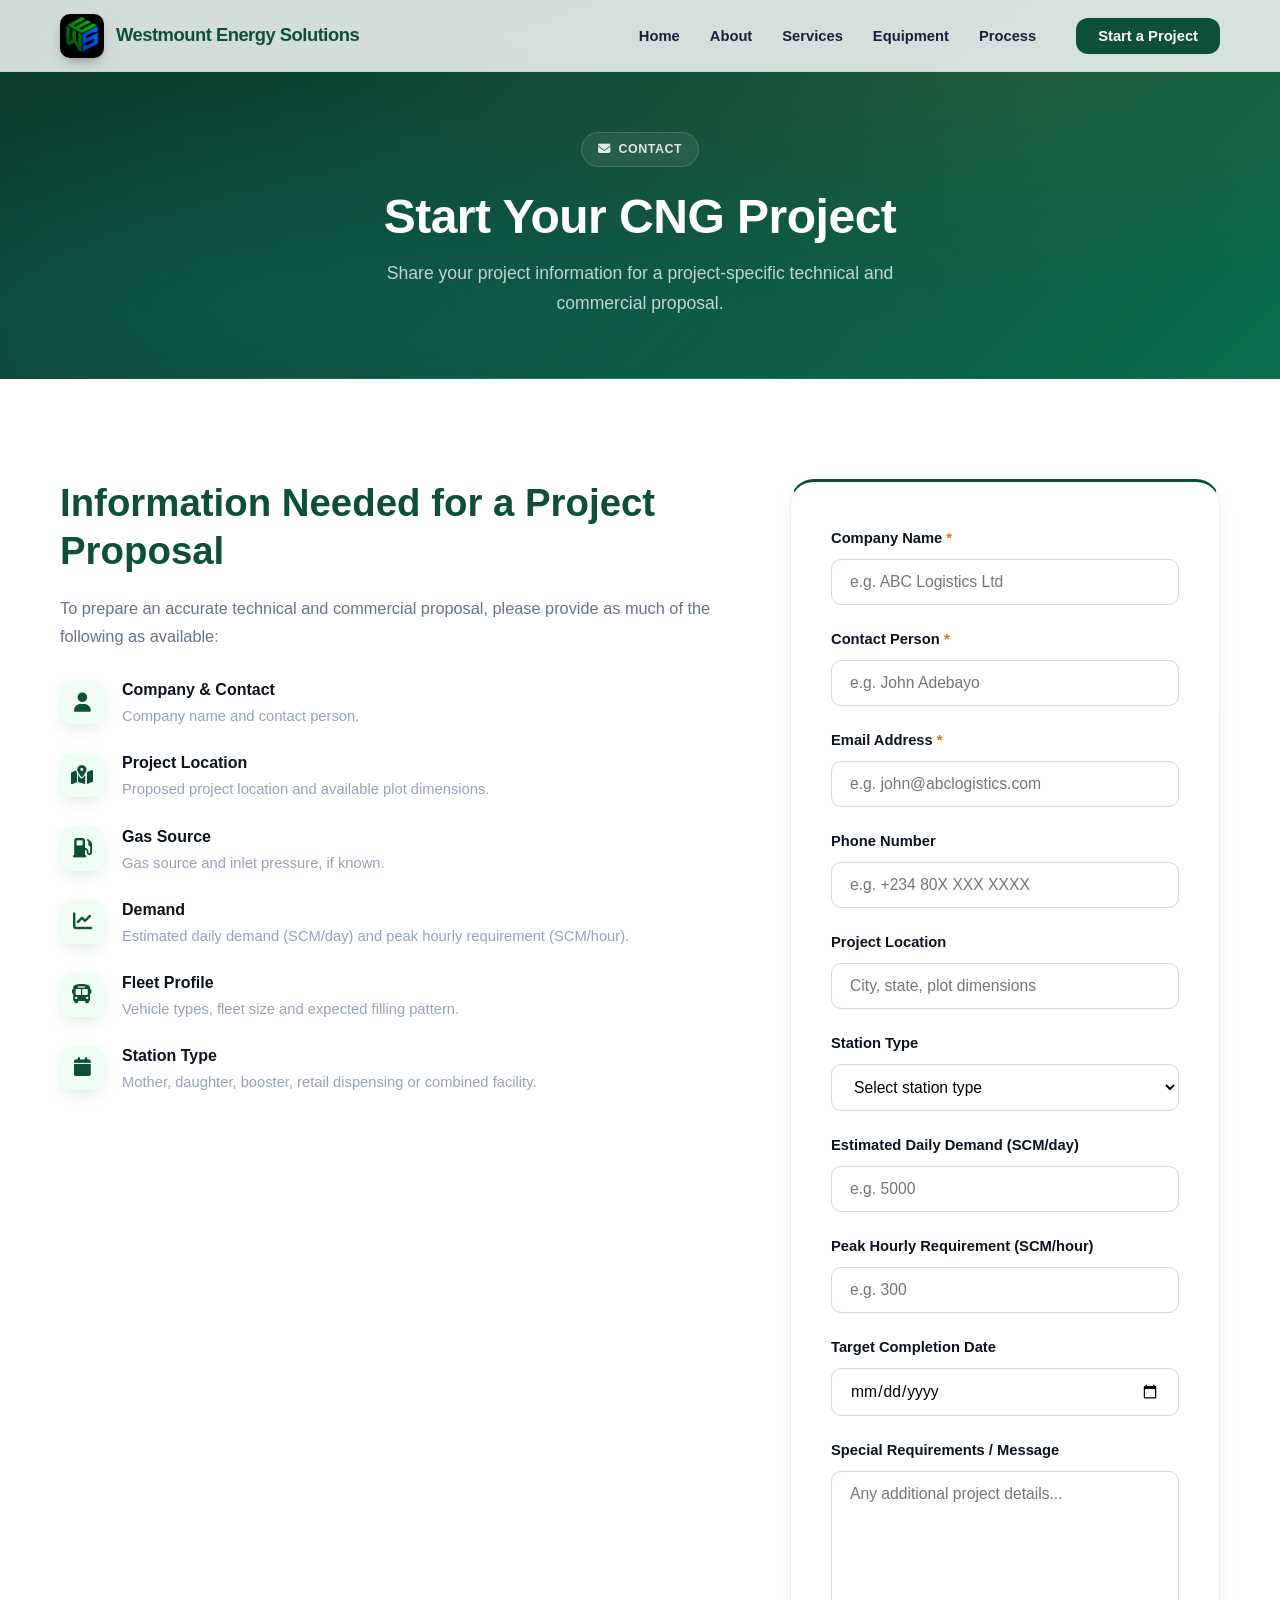
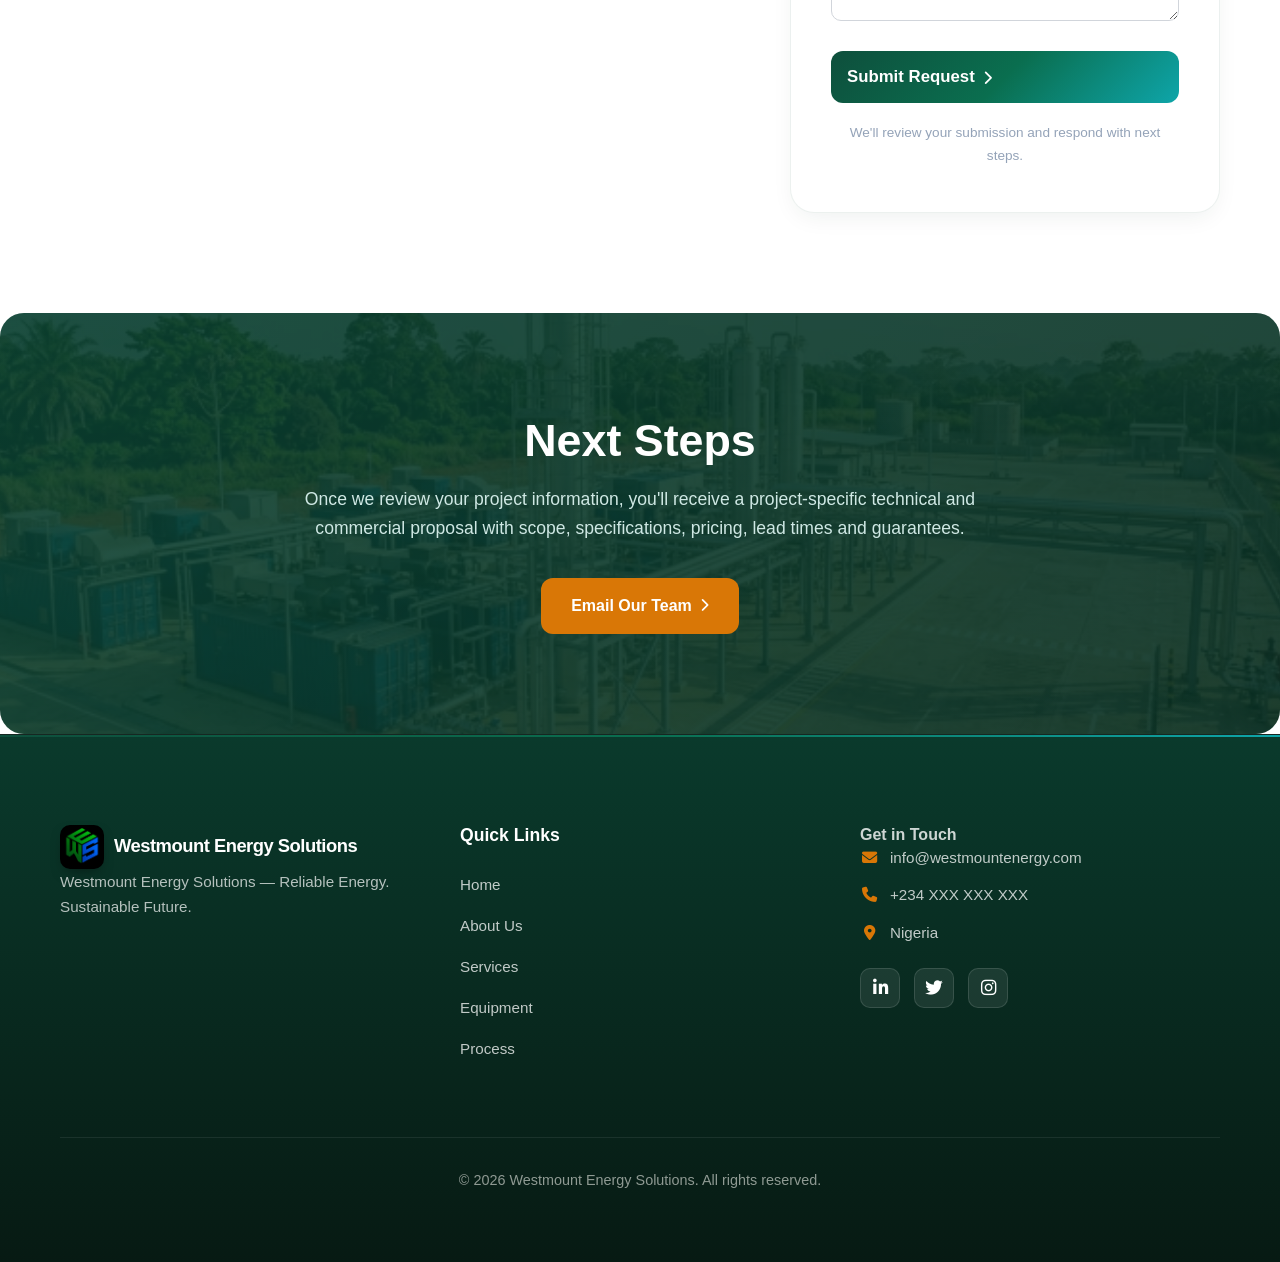
<file: contact.html>
﻿<!DOCTYPE html>
<html lang="en">
<head>
  <meta charset="UTF-8">
  <meta name="viewport" content="width=device-width, initial-scale=1.0">
  <meta http-equiv="Content-Security-Policy" content="default-src 'self'; img-src 'self' data: https:; style-src 'self' 'unsafe-inline' https://fonts.googleapis.com https://cdnjs.cloudflare.com; font-src 'self' https://fonts.gstatic.com https://cdnjs.cloudflare.com; script-src 'self' 'unsafe-inline'; connect-src 'self';">
  <meta http-equiv="X-Content-Type-Options" content="nosniff">
  <meta name="referrer" content="strict-origin-when-cross-origin">
  <meta name="description" content="Contact Westmount Energy Solutions — Start your CNG project. Project intake form for Nigeria.">
  <title>Contact | Westmount Energy Solutions</title>
  <link rel="canonical" href="https://westmountenergy.com/contact.html">
  <meta property="og:title" content="Contact | Westmount Energy Solutions">
  <meta property="og:description" content="Contact Westmount Energy Solutions — Start your CNG project. Project intake form for Nigeria.">
  <meta property="og:type" content="website">
  <meta property="og:url" content="https://westmountenergy.com/contact.html">
  <meta property="og:image" content="https://westmountenergy.com/assets/images/hero-bg.jpg">
  <meta name="twitter:card" content="summary_large_image">
  <link rel="preconnect" href="https://fonts.googleapis.com">
  <link rel="preconnect" href="https://fonts.gstatic.com" crossorigin>
  <link href="https://fonts.googleapis.com/css2?family=Inter:wght@400;500;600&family=Poppins:wght@600;700;800&display=swap" rel="stylesheet">
  <link rel="stylesheet" href="https://cdnjs.cloudflare.com/ajax/libs/font-awesome/6.5.0/css/all.min.css" integrity="sha512-Avb2QiuDEEvB4bZJYdft2mNjVShBftLdPG8FJ0V7irTLQ8Uo0qcPxh4Plq7G5tGm0rU+1SPhVotteLpBERwTkw==" crossorigin="anonymous" referrerpolicy="no-referrer">
  <link rel="stylesheet" href="css/aos.css">
  <link rel="stylesheet" href="css/style.css">
</head>
<body>
  <div class="scroll-progress"></div>

  <header>
    <div class="header-container">
<a href="index.html" class="logo">
  <img src="assets/images/logo.jpeg" alt="Westmount Energy Solutions logo" class="logo-img" width="44" height="44">
  <span class="brand-name">Westmount Energy Solutions</span>
</a>
      <button class="mobile-menu-btn" aria-label="Toggle menu" aria-expanded="false">&#9776;</button>
      <nav>
        <ul>
          <li><a href="index.html">Home</a></li>
          <li><a href="about.html">About</a></li>
          <li><a href="services.html">Services</a></li>
          <li><a href="equipment.html">Equipment</a></li>
          <li><a href="process.html">Process</a></li>
          <li><a href="contact.html" class="nav-cta">Start a Project</a></li>
        </ul>
      </nav>
    </div>
  </header>

  <main>
    <section class="page-hero">
      <div class="container">
        <div class="page-hero-eyebrow"><i class="fa-solid fa-envelope"></i> Contact</div>
        <h1>Start Your CNG Project</h1>
        <p>Share your project information for a project-specific technical and commercial proposal.</p>
      </div>
    </section>

    <section class="section">
      <div class="container">

        <div class="contact-wrap">
          <div class="contact-info" data-aos="fade-right" data-aos-delay="100">
            <h2>Information Needed for a Project Proposal</h2>
            <p>To prepare an accurate technical and commercial proposal, please provide as much of the following as available:</p>

            <div class="info-item" data-aos="fade-up" data-aos-delay="180">
              <div class="icon"><i class="fa-solid fa-user"></i></div>
              <div>
                <h4>Company & Contact</h4>
                <p>Company name and contact person.</p>
              </div>
            </div>
            <div class="info-item" data-aos="fade-up" data-aos-delay="240">
              <div class="icon"><i class="fa-solid fa-map-location-dot"></i></div>
              <div>
                <h4>Project Location</h4>
                <p>Proposed project location and available plot dimensions.</p>
              </div>
            </div>
            <div class="info-item" data-aos="fade-up" data-aos-delay="300">
              <div class="icon"><i class="fa-solid fa-gas-pump"></i></div>
              <div>
                <h4>Gas Source</h4>
                <p>Gas source and inlet pressure, if known.</p>
              </div>
            </div>
            <div class="info-item" data-aos="fade-up" data-aos-delay="360">
              <div class="icon"><i class="fa-solid fa-chart-line"></i></div>
              <div>
                <h4>Demand</h4>
                <p>Estimated daily demand (SCM/day) and peak hourly requirement (SCM/hour).</p>
              </div>
            </div>
            <div class="info-item" data-aos="fade-up" data-aos-delay="420">
              <div class="icon"><i class="fa-solid fa-bus"></i></div>
              <div>
                <h4>Fleet Profile</h4>
                <p>Vehicle types, fleet size and expected filling pattern.</p>
              </div>
            </div>
            <div class="info-item" data-aos="fade-up" data-aos-delay="480">
              <div class="icon"><i class="fa-solid fa-calendar"></i></div>
              <div>
                <h4>Station Type</h4>
                <p>Mother, daughter, booster, retail dispensing or combined facility.</p>
              </div>
            </div>
          </div>

          <div class="contact-card" data-aos="fade-left" data-aos-delay="100">
            <form class="contact-form" action="mailto:info@westmountenergy.com" method="post" enctype="text/plain">
              <input type="text" name="_gotcha" tabindex="-1" autocomplete="off" style="display:none !important" aria-hidden="true">
              <div class="form-group">
                <label>Company Name <span style="color: var(--accent);">*</span></label>
                <input type="text" name="company" required maxlength="100" placeholder="e.g. ABC Logistics Ltd">
              </div>
              <div class="form-group">
                <label>Contact Person <span style="color: var(--accent);">*</span></label>
                <input type="text" name="contact_person" required maxlength="100" placeholder="e.g. John Adebayo">
              </div>
              <div class="form-group">
                <label>Email Address <span style="color: var(--accent);">*</span></label>
                <input type="email" name="email" required placeholder="e.g. john@abclogistics.com">
              </div>
              <div class="form-group">
                <label>Phone Number</label>
                <input type="tel" name="phone" placeholder="e.g. +234 80X XXX XXXX" pattern="^\+?[0-9\s\-\(\)]{7,20}$" maxlength="25">
              </div>
              <div class="form-group">
                <label>Project Location</label>
                <input type="text" name="location" placeholder="City, state, plot dimensions">
              </div>
              <div class="form-group">
                <label>Station Type</label>
                <select name="station_type">
                  <option value="">Select station type</option>
                  <option>CNG Mother Station</option>
                  <option>CNG Daughter Station</option>
                  <option>CNG Booster Station</option>
                  <option>CNG Retail Dispensing</option>
                  <option>CNG Fleet Dispensing</option>
                  <option>Combined Facility</option>
                </select>
              </div>
              <div class="form-group">
                <label>Estimated Daily Demand (SCM/day)</label>
                <input type="text" name="daily_demand" placeholder="e.g. 5000">
              </div>
              <div class="form-group">
                <label>Peak Hourly Requirement (SCM/hour)</label>
                <input type="text" name="peak_requirement" placeholder="e.g. 300">
              </div>
              <div class="form-group">
                <label>Target Completion Date</label>
                <input type="date" name="completion_date">
              </div>
              <div class="form-group">
                <label>Special Requirements / Message</label>
                <textarea name="message" rows="4" maxlength="1500" placeholder="Any additional project details..."></textarea>
              </div>
              <button type="submit" class="btn btn-submit btn-icon-right">Submit Request</button>
              <p class="form-note">We'll review your submission and respond with next steps.</p>
            </form>
          </div>
        </div>
      </div>
    </section>

    <section class="cta-section">
      <div class="cta-bg"></div>
      <div class="cta-content">
        <h2>Next Steps</h2>
        <p>Once we review your project information, you'll receive a project-specific technical and commercial proposal with scope, specifications, pricing, lead times and guarantees.</p>
        <a href="mailto:info@westmountenergy.com" class="btn btn-icon-right">Email Our Team</a>
      </div>
    </section>
  </main>

  <footer>
    <div class="container">
      <div class="footer-grid">
        <div class="footer-brand">
<a href="index.html" class="logo" style="gap:10px; text-decoration:none; color:inherit;">
  <img src="assets/images/logo.jpeg" alt="Westmount Energy Solutions logo" class="logo-img" width="44" height="44">
  <span class="brand-name" style="color:var(--white);">Westmount Energy Solutions</span>
</a>
          <p>Westmount Energy Solutions — Reliable Energy. Sustainable Future.</p>
        </div>
        <div class="footer-col">
          <h4>Quick Links</h4>
          <ul>
            <li><a href="index.html">Home</a></li>
            <li><a href="about.html">About Us</a></li>
            <li><a href="services.html">Services</a></li>
            <li><a href="equipment.html">Equipment</a></li>
            <li><a href="process.html">Process</a></li>
          </ul>
        </div>
        <div class="footer-contact">
          <h4>Get in Touch</h4>
          <p><span class="ic"><i class="fa-solid fa-envelope"></i></span> info@westmountenergy.com</p>
          <p><span class="ic"><i class="fa-solid fa-phone"></i></span> +234 XXX XXX XXX</p>
          <p><span class="ic"><i class="fa-solid fa-location-dot"></i></span> Nigeria</p>
          <div class="socials">
            <a href="#" aria-label="LinkedIn" rel="noopener noreferrer"><i class="fa-brands fa-linkedin-in"></i></a>
            <a href="#" aria-label="X (Twitter)" rel="noopener noreferrer"><i class="fa-brands fa-twitter"></i></a>
            <a href="#" aria-label="Instagram" rel="noopener noreferrer"><i class="fa-brands fa-instagram"></i></a>
          </div>
        </div>
      </div>
      <div class="copyright">
        &copy; 2026 Westmount Energy Solutions. All rights reserved.
      </div>
    </div>
  </footer>

  <button class="back-to-top" aria-label="Back to top"><i class="fa-solid fa-arrow-up"></i></button>

  <script src="css/aos.js"></script>
  <script src="js/main.js"></script>
</body>
</html>
</file>
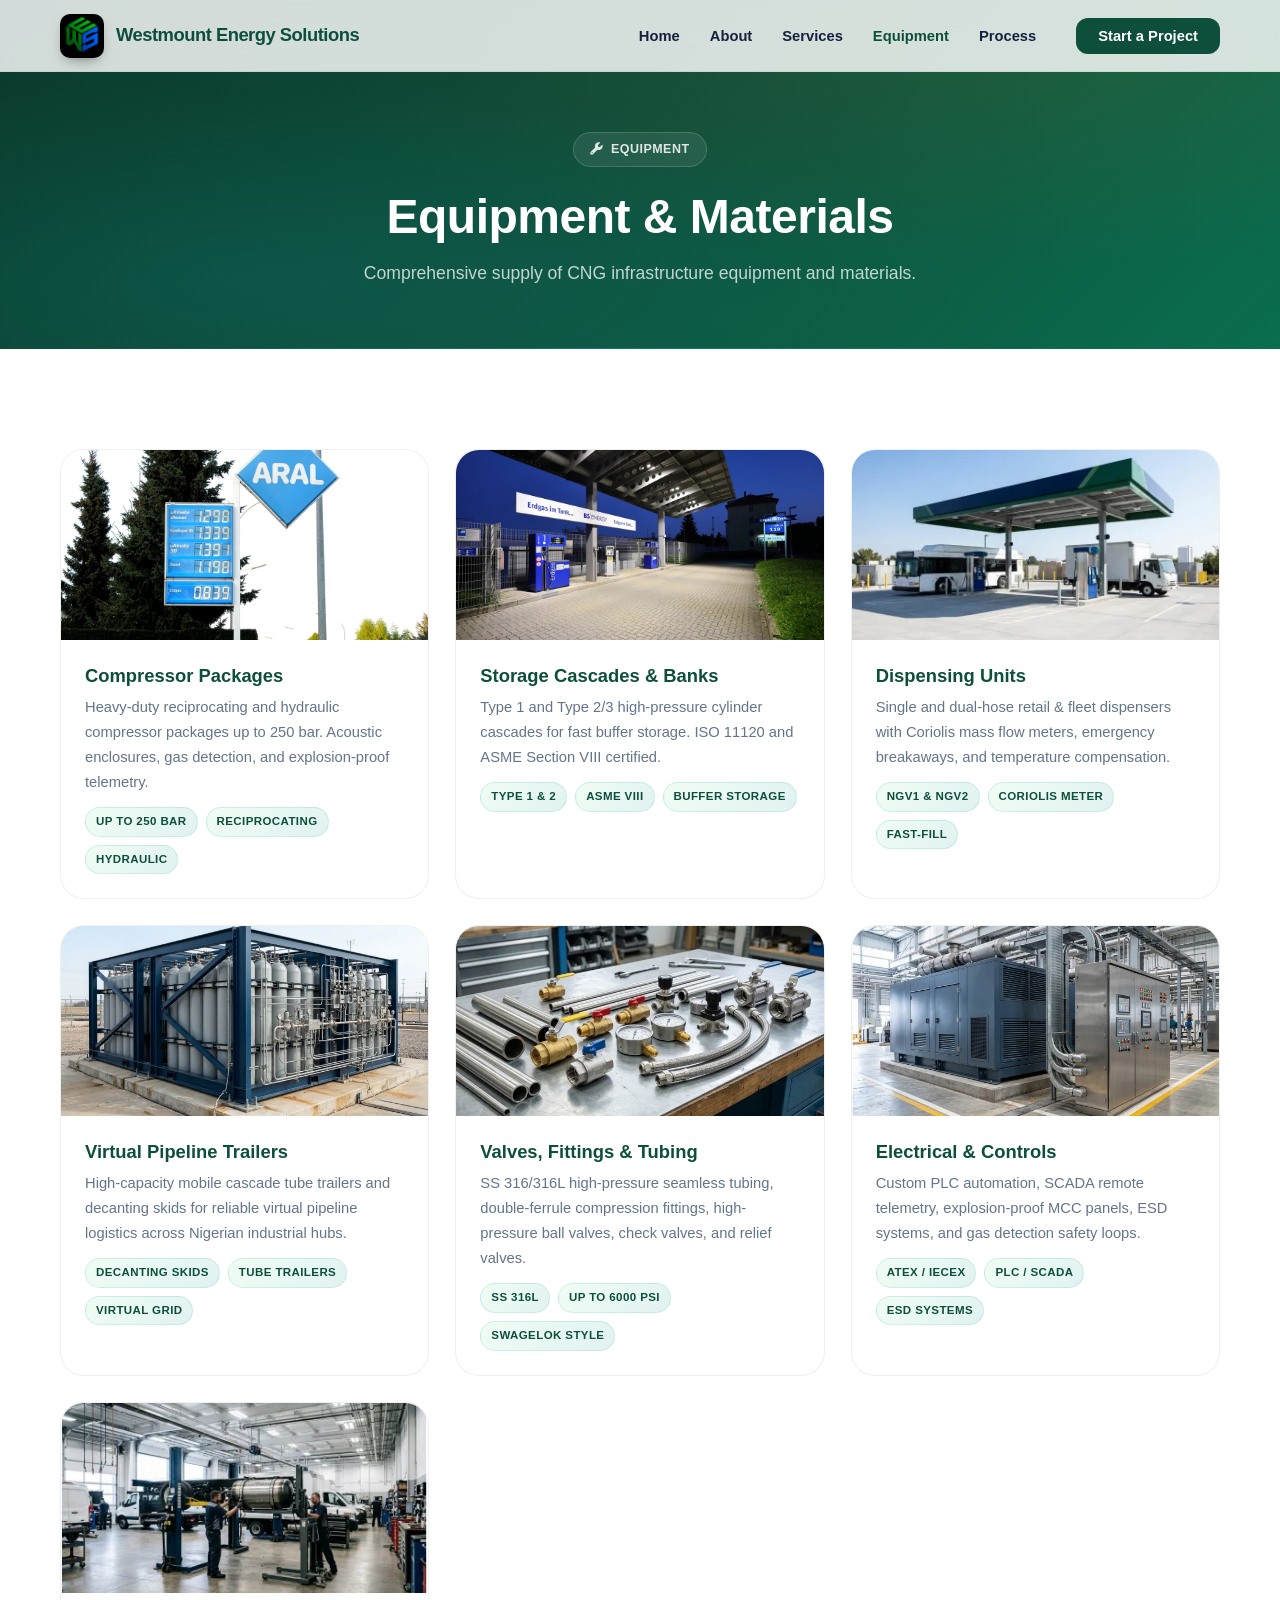
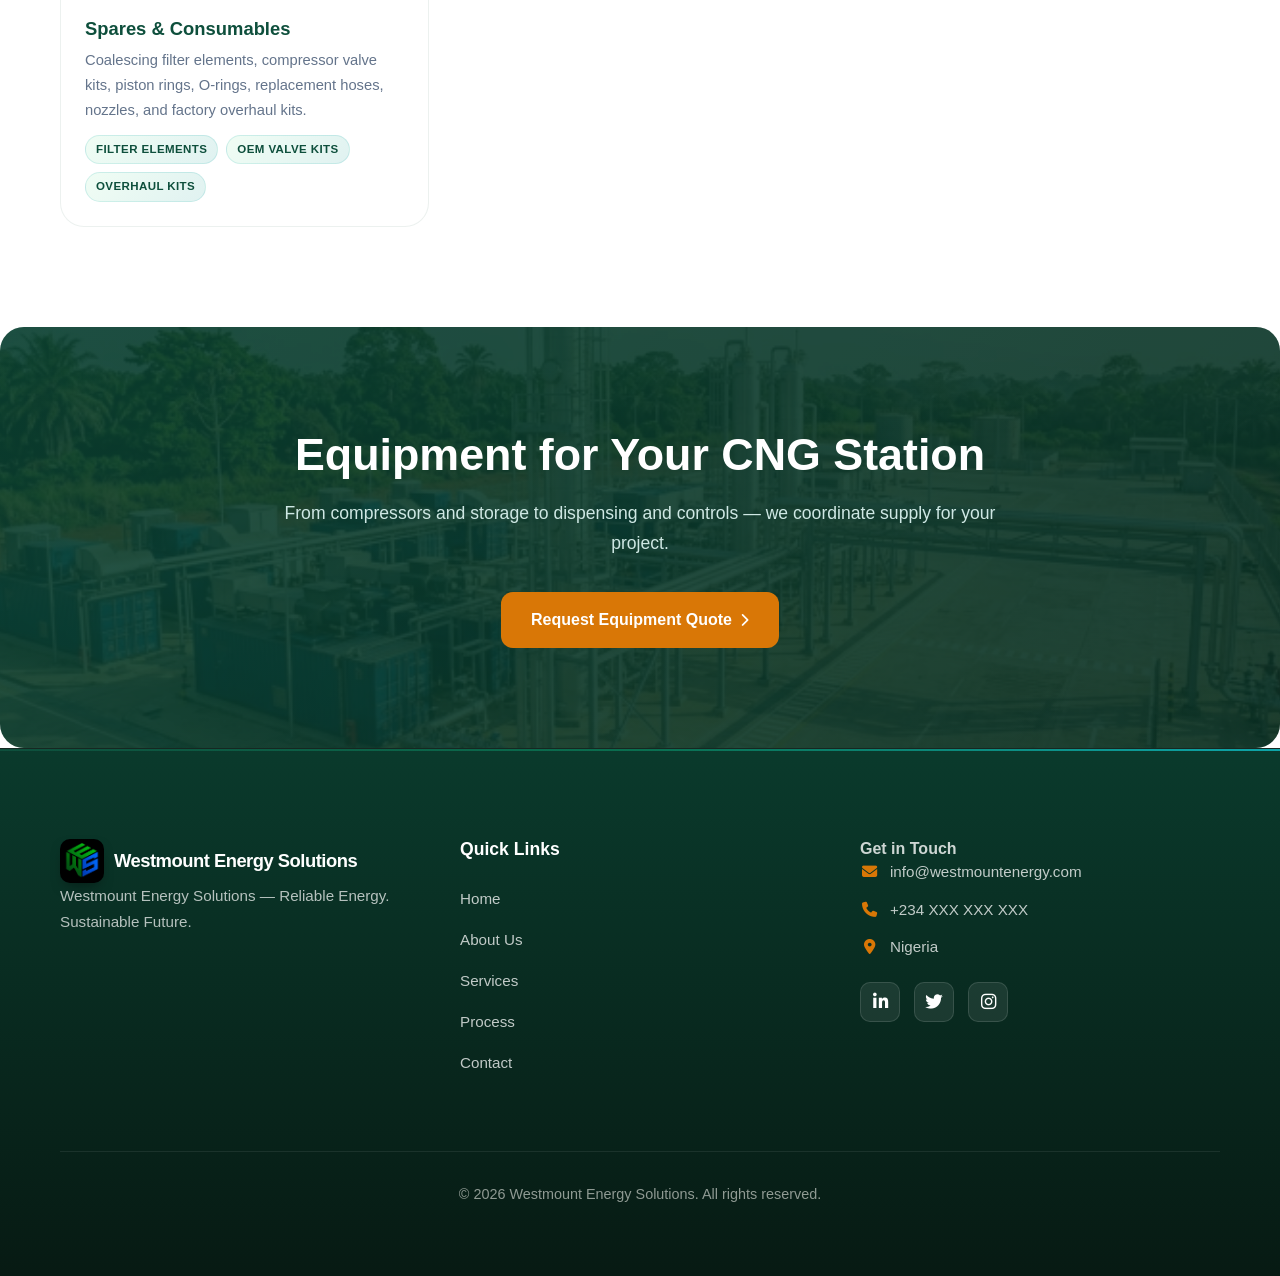
<file: equipment.html>
﻿<!DOCTYPE html>
<html lang="en">
<head>
  <meta charset="UTF-8">
  <meta name="viewport" content="width=device-width, initial-scale=1.0">
  <meta http-equiv="Content-Security-Policy" content="default-src 'self'; img-src 'self' data: https:; style-src 'self' 'unsafe-inline' https://fonts.googleapis.com https://cdnjs.cloudflare.com; font-src 'self' https://fonts.gstatic.com https://cdnjs.cloudflare.com; script-src 'self' 'unsafe-inline'; connect-src 'self';">
  <meta http-equiv="X-Content-Type-Options" content="nosniff">
  <meta name="referrer" content="strict-origin-when-cross-origin">
  <meta name="description" content="Westmount Energy Solutions equipment — compressors, storage cascades, dispensing units, valves, electrical panels, spares.">
  <title>Equipment | Westmount Energy Solutions</title>
  <link rel="canonical" href="https://westmountenergy.com/equipment.html">
  <meta property="og:title" content="Equipment | Westmount Energy Solutions">
  <meta property="og:description" content="Westmount Energy Solutions equipment — compressors, storage cascades, dispensing units, valves, electrical panels, spares.">
  <meta property="og:type" content="website">
  <meta property="og:url" content="https://westmountenergy.com/equipment.html">
  <meta property="og:image" content="https://westmountenergy.com/assets/images/hero-bg.jpg">
  <meta name="twitter:card" content="summary_large_image">
  <link rel="preconnect" href="https://fonts.googleapis.com">
  <link rel="preconnect" href="https://fonts.gstatic.com" crossorigin>
  <link href="https://fonts.googleapis.com/css2?family=Inter:wght@400;500;600&family=Poppins:wght@600;700;800&display=swap" rel="stylesheet">
  <link rel="stylesheet" href="https://cdnjs.cloudflare.com/ajax/libs/font-awesome/6.5.0/css/all.min.css" integrity="sha512-Avb2QiuDEEvB4bZJYdft2mNjVShBftLdPG8FJ0V7irTLQ8Uo0qcPxh4Plq7G5tGm0rU+1SPhVotteLpBERwTkw==" crossorigin="anonymous" referrerpolicy="no-referrer">
  <link rel="stylesheet" href="css/aos.css">
  <link rel="stylesheet" href="css/style.css">
</head>
<body>
  <div class="scroll-progress"></div>

  <header>
    <div class="header-container">
<a href="index.html" class="logo">
  <img src="assets/images/logo.jpeg" alt="Westmount Energy Solutions logo" class="logo-img" width="44" height="44">
  <span class="brand-name">Westmount Energy Solutions</span>
</a>
      <button class="mobile-menu-btn" aria-label="Toggle menu" aria-expanded="false">&#9776;</button>
      <nav>
        <ul>
          <li><a href="index.html">Home</a></li>
          <li><a href="about.html">About</a></li>
          <li><a href="services.html">Services</a></li>
          <li><a href="equipment.html">Equipment</a></li>
          <li><a href="process.html">Process</a></li>
          <li><a href="contact.html" class="nav-cta">Start a Project</a></li>
        </ul>
      </nav>
    </div>
  </header>

  <main>
    <section class="page-hero">
      <div class="container">
        <div class="page-hero-eyebrow"><i class="fa-solid fa-wrench"></i> Equipment</div>
        <h1>Equipment &amp; Materials</h1>
        <p>Comprehensive supply of CNG infrastructure equipment and materials.</p>
      </div>
    </section>

    <section class="section">
      <div class="container">

        <div class="equipment-grid">
          <div class="equip-card" data-aos="fade-up" data-aos-delay="100">
            <div class="equip-media">
              <picture>
            <source srcset="assets/images/service-booster.webp" type="image/webp">
            <img src="assets/images/service-booster.jpg" alt="CNG Compressor packages" width="1000" height="750" loading="lazy" decoding="async">
          </picture>
            </div>
            <div class="equip-body">
              <h3>Compressor Packages</h3>
              <p>Heavy-duty reciprocating and hydraulic compressor packages up to 250 bar. Acoustic enclosures, gas detection, and explosion-proof telemetry.</p>
              <div class="service-tags" style="margin-top: 12px;">
                <span>Up to 250 Bar</span>
                <span>Reciprocating</span>
                <span>Hydraulic</span>
              </div>
            </div>
          </div>
          <div class="equip-card" data-aos="fade-up" data-aos-delay="180">
            <div class="equip-media">
              <picture>
            <source srcset="assets/images/equipment-cylinders.webp" type="image/webp">
            <img src="assets/images/equipment-cylinders.jpg" alt="High pressure storage cascades" width="1000" height="666" loading="lazy" decoding="async">
          </picture>
            </div>
            <div class="equip-body">
              <h3>Storage Cascades & Banks</h3>
              <p>Type 1 and Type 2/3 high-pressure cylinder cascades for fast buffer storage. ISO 11120 and ASME Section VIII certified.</p>
              <div class="service-tags" style="margin-top: 12px;">
                <span>Type 1 & 2</span>
                <span>ASME VIII</span>
                <span>Buffer Storage</span>
              </div>
            </div>
          </div>
          <div class="equip-card" data-aos="fade-up" data-aos-delay="260">
            <div class="equip-media">
              <picture>
            <source srcset="assets/images/cng-dispensing-station.webp" type="image/webp">
            <img src="assets/images/cng-dispensing-station.png" alt="CNG dispensing units" width="390" height="218" loading="lazy" decoding="async">
          </picture>
            </div>
            <div class="equip-body">
              <h3>Dispensing Units</h3>
              <p>Single and dual-hose retail & fleet dispensers with Coriolis mass flow meters, emergency breakaways, and temperature compensation.</p>
              <div class="service-tags" style="margin-top: 12px;">
                <span>NGV1 & NGV2</span>
                <span>Coriolis Meter</span>
                <span>Fast-Fill</span>
              </div>
            </div>
          </div>
          <div class="equip-card" data-aos="fade-up" data-aos-delay="340">
            <div class="equip-media">
              <picture>
            <source srcset="assets/images/cng-storage-cascade.webp" type="image/webp">
            <img src="assets/images/cng-storage-cascade.png" alt="Mobile tube trailers" width="652" height="365" loading="lazy" decoding="async">
          </picture>
            </div>
            <div class="equip-body">
              <h3>Virtual Pipeline Trailers</h3>
              <p>High-capacity mobile cascade tube trailers and decanting skids for reliable virtual pipeline logistics across Nigerian industrial hubs.</p>
              <div class="service-tags" style="margin-top: 12px;">
                <span>Decanting Skids</span>
                <span>Tube Trailers</span>
                <span>Virtual Grid</span>
              </div>
            </div>
          </div>
          <div class="equip-card" data-aos="fade-up" data-aos-delay="420">
            <div class="equip-media">
              <picture>
            <source srcset="assets/images/cng-tubing-fittings.webp" type="image/webp">
            <img src="assets/images/cng-tubing-fittings.png" alt="Valves and fittings" width="656" height="367" loading="lazy" decoding="async">
          </picture>
            </div>
            <div class="equip-body">
              <h3>Valves, Fittings & Tubing</h3>
              <p>SS 316/316L high-pressure seamless tubing, double-ferrule compression fittings, high-pressure ball valves, check valves, and relief valves.</p>
              <div class="service-tags" style="margin-top: 12px;">
                <span>SS 316L</span>
                <span>Up to 6000 PSI</span>
                <span>Swagelok Style</span>
              </div>
            </div>
          </div>
          <div class="equip-card" data-aos="fade-up" data-aos-delay="500">
            <div class="equip-media">
              <picture>
            <source srcset="assets/images/cng-compressor-package.webp" type="image/webp">
            <img src="assets/images/cng-compressor-package.png" alt="Electrical panels and controls" width="655" height="364" loading="lazy" decoding="async">
          </picture>
            </div>
            <div class="equip-body">
              <h3>Electrical & Controls</h3>
              <p>Custom PLC automation, SCADA remote telemetry, explosion-proof MCC panels, ESD systems, and gas detection safety loops.</p>
              <div class="service-tags" style="margin-top: 12px;">
                <span>ATEX / IECEx</span>
                <span>PLC / SCADA</span>
                <span>ESD Systems</span>
              </div>
            </div>
          </div>
          <div class="equip-card" data-aos="fade-up" data-aos-delay="580">
            <div class="equip-media">
              <picture>
            <source srcset="assets/images/cng-technicians.webp" type="image/webp">
            <img src="assets/images/cng-technicians.png" alt="Spares and consumables" width="400" height="220" loading="lazy" decoding="async">
          </picture>
            </div>
            <div class="equip-body">
              <h3>Spares & Consumables</h3>
              <p>Coalescing filter elements, compressor valve kits, piston rings, O-rings, replacement hoses, nozzles, and factory overhaul kits.</p>
              <div class="service-tags" style="margin-top: 12px;">
                <span>Filter Elements</span>
                <span>OEM Valve Kits</span>
                <span>Overhaul Kits</span>
              </div>
            </div>
          </div>
        </div>
      </div>
    </section>

    <section class="cta-section">
      <div class="cta-bg"></div>
      <div class="cta-content">
        <h2>Equipment for Your CNG Station</h2>
        <p>From compressors and storage to dispensing and controls — we coordinate supply for your project.</p>
        <a href="contact.html" class="btn btn-icon-right">Request Equipment Quote</a>
      </div>
    </section>
  </main>

  <footer>
    <div class="container">
      <div class="footer-grid">
        <div class="footer-brand">
<a href="index.html" class="logo" style="gap:10px; text-decoration:none; color:inherit;">
  <img src="assets/images/logo.jpeg" alt="Westmount Energy Solutions logo" class="logo-img" width="44" height="44">
  <span class="brand-name" style="color:var(--white);">Westmount Energy Solutions</span>
</a>
          <p>Westmount Energy Solutions — Reliable Energy. Sustainable Future.</p>
        </div>
        <div class="footer-col">
          <h4>Quick Links</h4>
          <ul>
            <li><a href="index.html">Home</a></li>
            <li><a href="about.html">About Us</a></li>
            <li><a href="services.html">Services</a></li>
            <li><a href="process.html">Process</a></li>
            <li><a href="contact.html">Contact</a></li>
          </ul>
        </div>
        <div class="footer-contact">
          <h4>Get in Touch</h4>
          <p><span class="ic"><i class="fa-solid fa-envelope"></i></span> info@westmountenergy.com</p>
          <p><span class="ic"><i class="fa-solid fa-phone"></i></span> +234 XXX XXX XXX</p>
          <p><span class="ic"><i class="fa-solid fa-location-dot"></i></span> Nigeria</p>
          <div class="socials">
            <a href="#" aria-label="LinkedIn" rel="noopener noreferrer"><i class="fa-brands fa-linkedin-in"></i></a>
            <a href="#" aria-label="X (Twitter)" rel="noopener noreferrer"><i class="fa-brands fa-twitter"></i></a>
            <a href="#" aria-label="Instagram" rel="noopener noreferrer"><i class="fa-brands fa-instagram"></i></a>
          </div>
        </div>
      </div>
      <div class="copyright">
        &copy; 2026 Westmount Energy Solutions. All rights reserved.
      </div>
    </div>
  </footer>

  <button class="back-to-top" aria-label="Back to top"><i class="fa-solid fa-arrow-up"></i></button>

  <script src="css/aos.js"></script>
  <script src="js/main.js"></script>
</body>
</html>
</file>
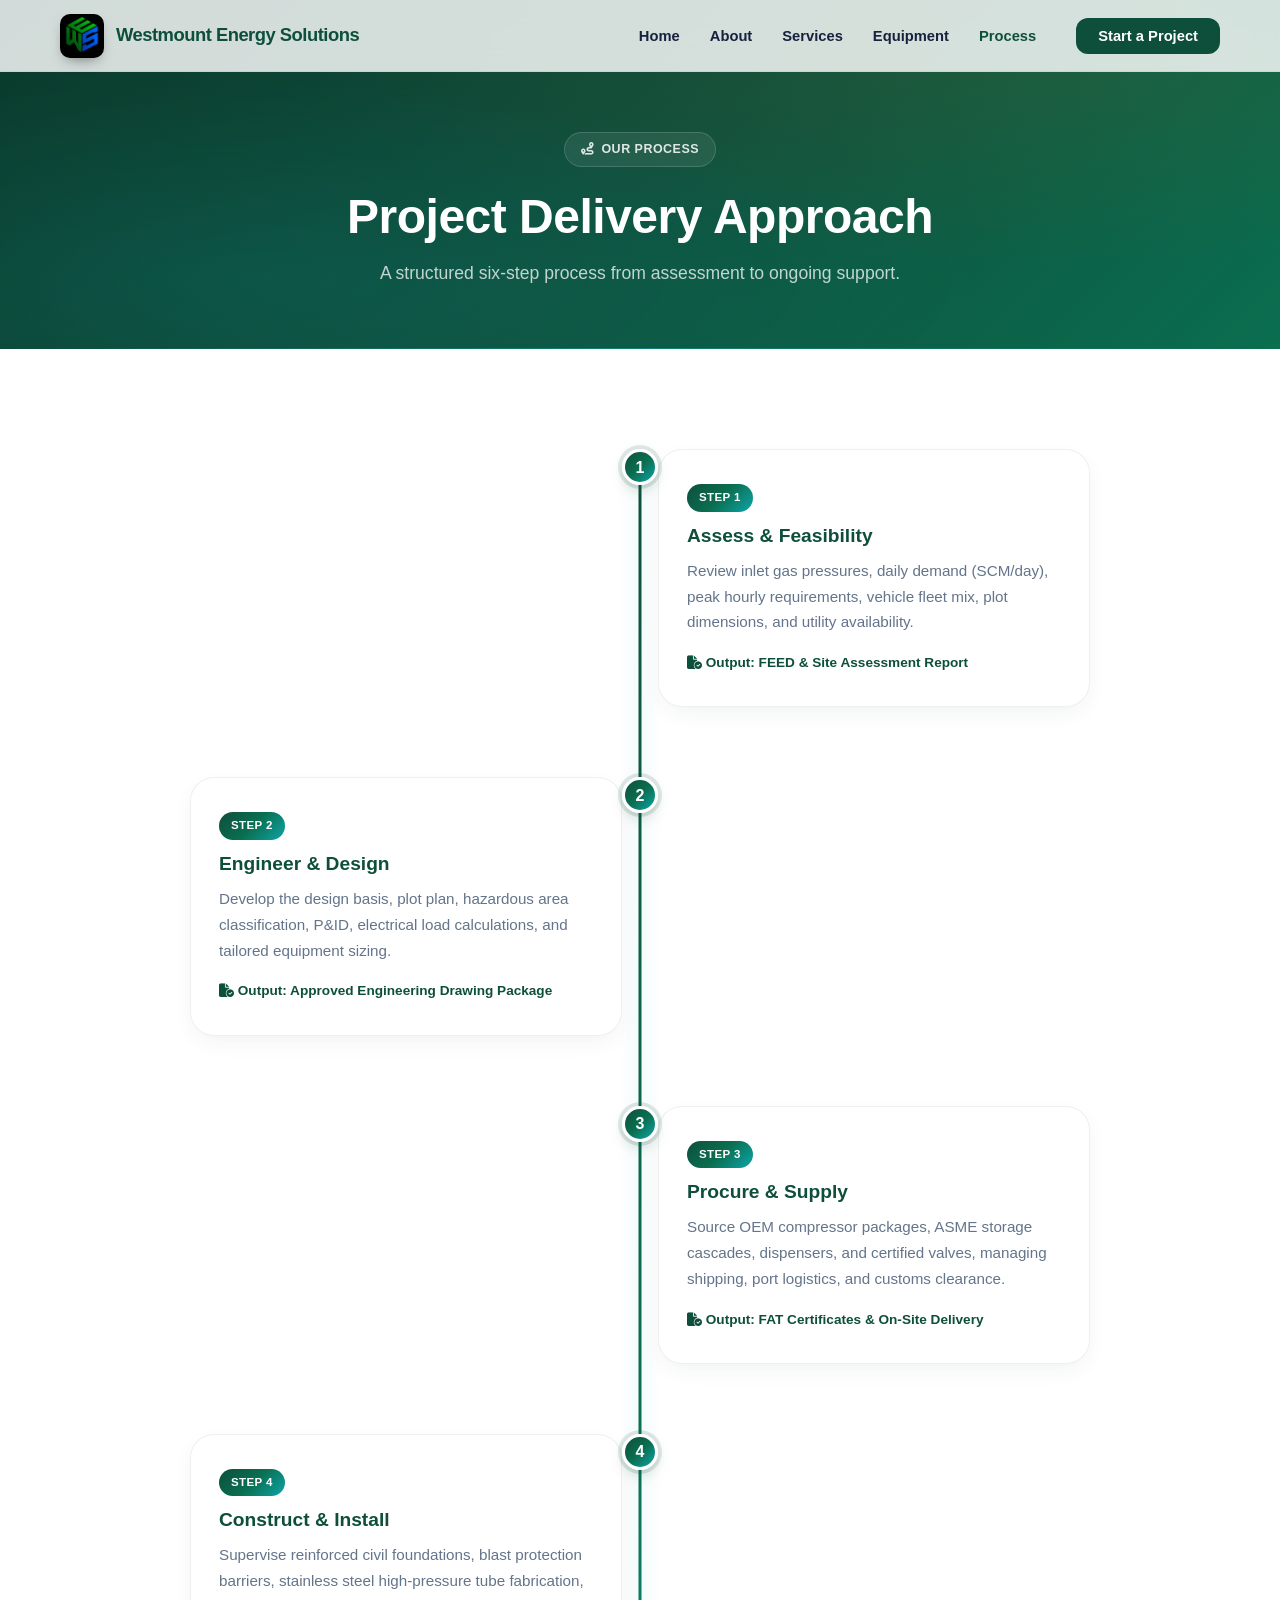
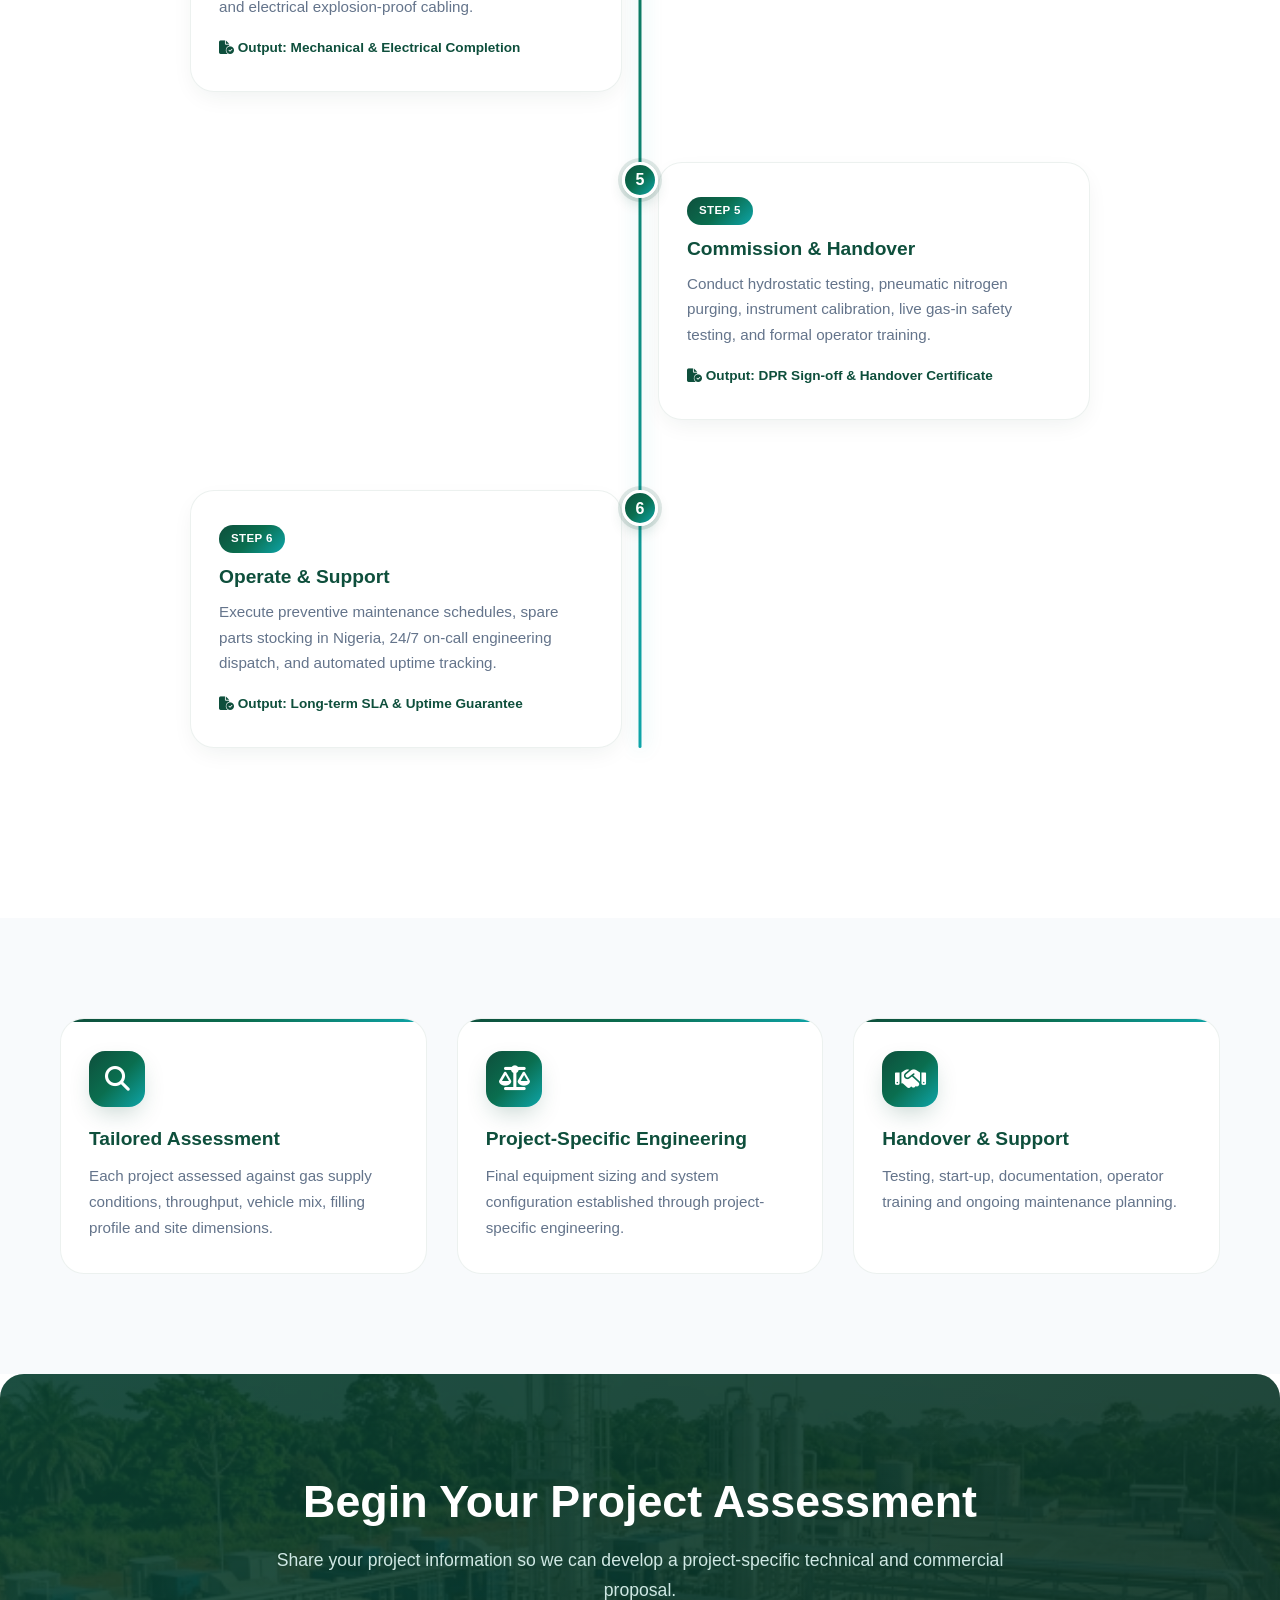
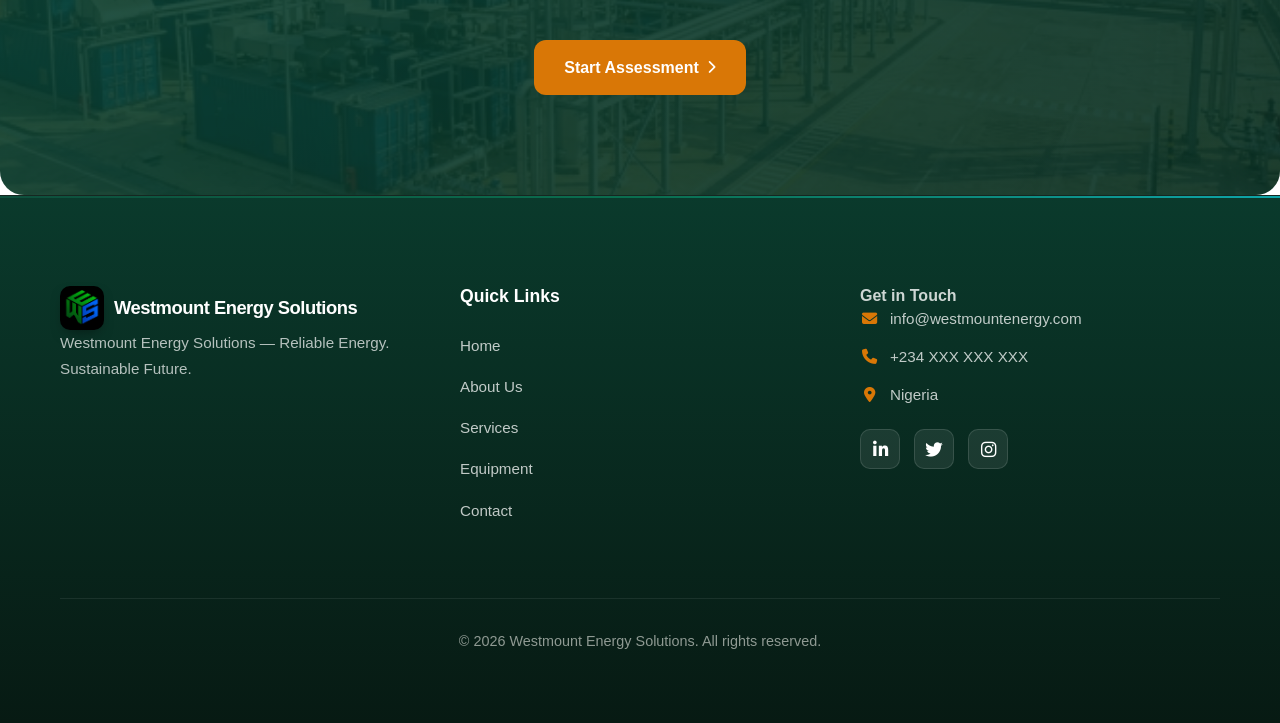
<file: process.html>
﻿<!DOCTYPE html>
<html lang="en">
<head>
  <meta charset="UTF-8">
  <meta name="viewport" content="width=device-width, initial-scale=1.0">
  <meta http-equiv="Content-Security-Policy" content="default-src 'self'; img-src 'self' data: https:; style-src 'self' 'unsafe-inline' https://fonts.googleapis.com https://cdnjs.cloudflare.com; font-src 'self' https://fonts.gstatic.com https://cdnjs.cloudflare.com; script-src 'self' 'unsafe-inline'; connect-src 'self';">
  <meta http-equiv="X-Content-Type-Options" content="nosniff">
  <meta name="referrer" content="strict-origin-when-cross-origin">
  <meta name="description" content="Westmount Energy Solutions project delivery process — Assess, Engineer, Supply, Install, Commission, Support.">
  <title>Process | Westmount Energy Solutions</title>
  <link rel="canonical" href="https://westmountenergy.com/process.html">
  <meta property="og:title" content="Process | Westmount Energy Solutions">
  <meta property="og:description" content="Westmount Energy Solutions project delivery process — Assess, Engineer, Supply, Install, Commission, Support.">
  <meta property="og:type" content="website">
  <meta property="og:url" content="https://westmountenergy.com/process.html">
  <meta property="og:image" content="https://westmountenergy.com/assets/images/hero-bg.jpg">
  <meta name="twitter:card" content="summary_large_image">
  <link rel="preconnect" href="https://fonts.googleapis.com">
  <link rel="preconnect" href="https://fonts.gstatic.com" crossorigin>
  <link href="https://fonts.googleapis.com/css2?family=Inter:wght@400;500;600&family=Poppins:wght@600;700;800&display=swap" rel="stylesheet">
  <link rel="stylesheet" href="https://cdnjs.cloudflare.com/ajax/libs/font-awesome/6.5.0/css/all.min.css" integrity="sha512-Avb2QiuDEEvB4bZJYdft2mNjVShBftLdPG8FJ0V7irTLQ8Uo0qcPxh4Plq7G5tGm0rU+1SPhVotteLpBERwTkw==" crossorigin="anonymous" referrerpolicy="no-referrer">
  <link rel="stylesheet" href="css/aos.css">
  <link rel="stylesheet" href="css/style.css">
</head>
<body>
  <div class="scroll-progress"></div>

  <header>
    <div class="header-container">
<a href="index.html" class="logo">
  <img src="assets/images/logo.jpeg" alt="Westmount Energy Solutions logo" class="logo-img" width="44" height="44">
  <span class="brand-name">Westmount Energy Solutions</span>
</a>
      <button class="mobile-menu-btn" aria-label="Toggle menu" aria-expanded="false">&#9776;</button>
      <nav>
        <ul>
          <li><a href="index.html">Home</a></li>
          <li><a href="about.html">About</a></li>
          <li><a href="services.html">Services</a></li>
          <li><a href="equipment.html">Equipment</a></li>
          <li><a href="process.html">Process</a></li>
          <li><a href="contact.html" class="nav-cta">Start a Project</a></li>
        </ul>
      </nav>
    </div>
  </header>

  <main>
    <section class="page-hero">
      <div class="container">
        <div class="page-hero-eyebrow"><i class="fa-solid fa-route"></i> Our Process</div>
        <h1>Project Delivery Approach</h1>
        <p>A structured six-step process from assessment to ongoing support.</p>
      </div>
    </section>

    <section class="section">
      <div class="container">

        <div class="timeline" data-aos="fade-up" data-aos-delay="100">
          <div class="timeline-item">
            <div class="timeline-marker">1</div>
            <div class="timeline-content">
              <div class="timeline-tag">Step 1</div>
              <h3>Assess &amp; Feasibility</h3>
              <p>Review inlet gas pressures, daily demand (SCM/day), peak hourly requirements, vehicle fleet mix, plot dimensions, and utility availability.</p>
              <div style="font-size: 0.85rem; font-weight: 600; color: var(--primary); margin-top: 10px;">
                <i class="fa-solid fa-file-circle-check"></i> Output: FEED &amp; Site Assessment Report
              </div>
            </div>
          </div>
          <div class="timeline-item">
            <div class="timeline-marker">2</div>
            <div class="timeline-content">
              <div class="timeline-tag">Step 2</div>
              <h3>Engineer &amp; Design</h3>
              <p>Develop the design basis, plot plan, hazardous area classification, P&amp;ID, electrical load calculations, and tailored equipment sizing.</p>
              <div style="font-size: 0.85rem; font-weight: 600; color: var(--primary); margin-top: 10px;">
                <i class="fa-solid fa-file-circle-check"></i> Output: Approved Engineering Drawing Package
              </div>
            </div>
          </div>
          <div class="timeline-item">
            <div class="timeline-marker">3</div>
            <div class="timeline-content">
              <div class="timeline-tag">Step 3</div>
              <h3>Procure &amp; Supply</h3>
              <p>Source OEM compressor packages, ASME storage cascades, dispensers, and certified valves, managing shipping, port logistics, and customs clearance.</p>
              <div style="font-size: 0.85rem; font-weight: 600; color: var(--primary); margin-top: 10px;">
                <i class="fa-solid fa-file-circle-check"></i> Output: FAT Certificates &amp; On-Site Delivery
              </div>
            </div>
          </div>
          <div class="timeline-item">
            <div class="timeline-marker">4</div>
            <div class="timeline-content">
              <div class="timeline-tag">Step 4</div>
              <h3>Construct &amp; Install</h3>
              <p>Supervise reinforced civil foundations, blast protection barriers, stainless steel high-pressure tube fabrication, and electrical explosion-proof cabling.</p>
              <div style="font-size: 0.85rem; font-weight: 600; color: var(--primary); margin-top: 10px;">
                <i class="fa-solid fa-file-circle-check"></i> Output: Mechanical &amp; Electrical Completion
              </div>
            </div>
          </div>
          <div class="timeline-item">
            <div class="timeline-marker">5</div>
            <div class="timeline-content">
              <div class="timeline-tag">Step 5</div>
              <h3>Commission &amp; Handover</h3>
              <p>Conduct hydrostatic testing, pneumatic nitrogen purging, instrument calibration, live gas-in safety testing, and formal operator training.</p>
              <div style="font-size: 0.85rem; font-weight: 600; color: var(--primary); margin-top: 10px;">
                <i class="fa-solid fa-file-circle-check"></i> Output: DPR Sign-off &amp; Handover Certificate
              </div>
            </div>
          </div>
          <div class="timeline-item">
            <div class="timeline-marker">6</div>
            <div class="timeline-content">
              <div class="timeline-tag">Step 6</div>
              <h3>Operate &amp; Support</h3>
              <p>Execute preventive maintenance schedules, spare parts stocking in Nigeria, 24/7 on-call engineering dispatch, and automated uptime tracking.</p>
              <div style="font-size: 0.85rem; font-weight: 600; color: var(--primary); margin-top: 10px;">
                <i class="fa-solid fa-file-circle-check"></i> Output: Long-term SLA &amp; Uptime Guarantee
              </div>
            </div>
          </div>
        </div>
      </div>
    </section>

    <section class="section" style="background: var(--bg-soft);">
      <div class="container">
        <div class="highlight-grid">
          <div class="highlight-card" data-aos="fade-up" data-aos-delay="100">
            <div class="icon"><i class="fa-solid fa-magnifying-glass"></i></div>
            <h3>Tailored Assessment</h3>
            <p>Each project assessed against gas supply conditions, throughput, vehicle mix, filling profile and site dimensions.</p>
          </div>
          <div class="highlight-card" data-aos="fade-up" data-aos-delay="180">
            <div class="icon"><i class="fa-solid fa-scale-balanced"></i></div>
            <h3>Project-Specific Engineering</h3>
            <p>Final equipment sizing and system configuration established through project-specific engineering.</p>
          </div>
          <div class="highlight-card" data-aos="fade-up" data-aos-delay="260">
            <div class="icon"><i class="fa-solid fa-handshake"></i></div>
            <h3>Handover & Support</h3>
            <p>Testing, start-up, documentation, operator training and ongoing maintenance planning.</p>
          </div>
        </div>
      </div>
    </section>

    <section class="cta-section">
      <div class="cta-bg"></div>
      <div class="cta-content">
        <h2>Begin Your Project Assessment</h2>
        <p>Share your project information so we can develop a project-specific technical and commercial proposal.</p>
        <a href="contact.html" class="btn btn-icon-right">Start Assessment</a>
      </div>
    </section>
  </main>

  <footer>
    <div class="container">
      <div class="footer-grid">
        <div class="footer-brand">
<a href="index.html" class="logo" style="gap:10px; text-decoration:none; color:inherit;">
  <img src="assets/images/logo.jpeg" alt="Westmount Energy Solutions logo" class="logo-img" width="44" height="44">
  <span class="brand-name" style="color:var(--white);">Westmount Energy Solutions</span>
</a>
          <p>Westmount Energy Solutions — Reliable Energy. Sustainable Future.</p>
        </div>
        <div class="footer-col">
          <h4>Quick Links</h4>
          <ul>
            <li><a href="index.html">Home</a></li>
            <li><a href="about.html">About Us</a></li>
            <li><a href="services.html">Services</a></li>
            <li><a href="equipment.html">Equipment</a></li>
            <li><a href="contact.html">Contact</a></li>
          </ul>
        </div>
        <div class="footer-contact">
          <h4>Get in Touch</h4>
          <p><span class="ic"><i class="fa-solid fa-envelope"></i></span> info@westmountenergy.com</p>
          <p><span class="ic"><i class="fa-solid fa-phone"></i></span> +234 XXX XXX XXX</p>
          <p><span class="ic"><i class="fa-solid fa-location-dot"></i></span> Nigeria</p>
          <div class="socials">
            <a href="#" aria-label="LinkedIn" rel="noopener noreferrer"><i class="fa-brands fa-linkedin-in"></i></a>
            <a href="#" aria-label="X (Twitter)" rel="noopener noreferrer"><i class="fa-brands fa-twitter"></i></a>
            <a href="#" aria-label="Instagram" rel="noopener noreferrer"><i class="fa-brands fa-instagram"></i></a>
          </div>
        </div>
      </div>
      <div class="copyright">
        &copy; 2026 Westmount Energy Solutions. All rights reserved.
      </div>
    </div>
  </footer>

  <button class="back-to-top" aria-label="Back to top"><i class="fa-solid fa-arrow-up"></i></button>

  <script src="css/aos.js"></script>
  <script src="js/main.js"></script>
</body>
</html>
</file>
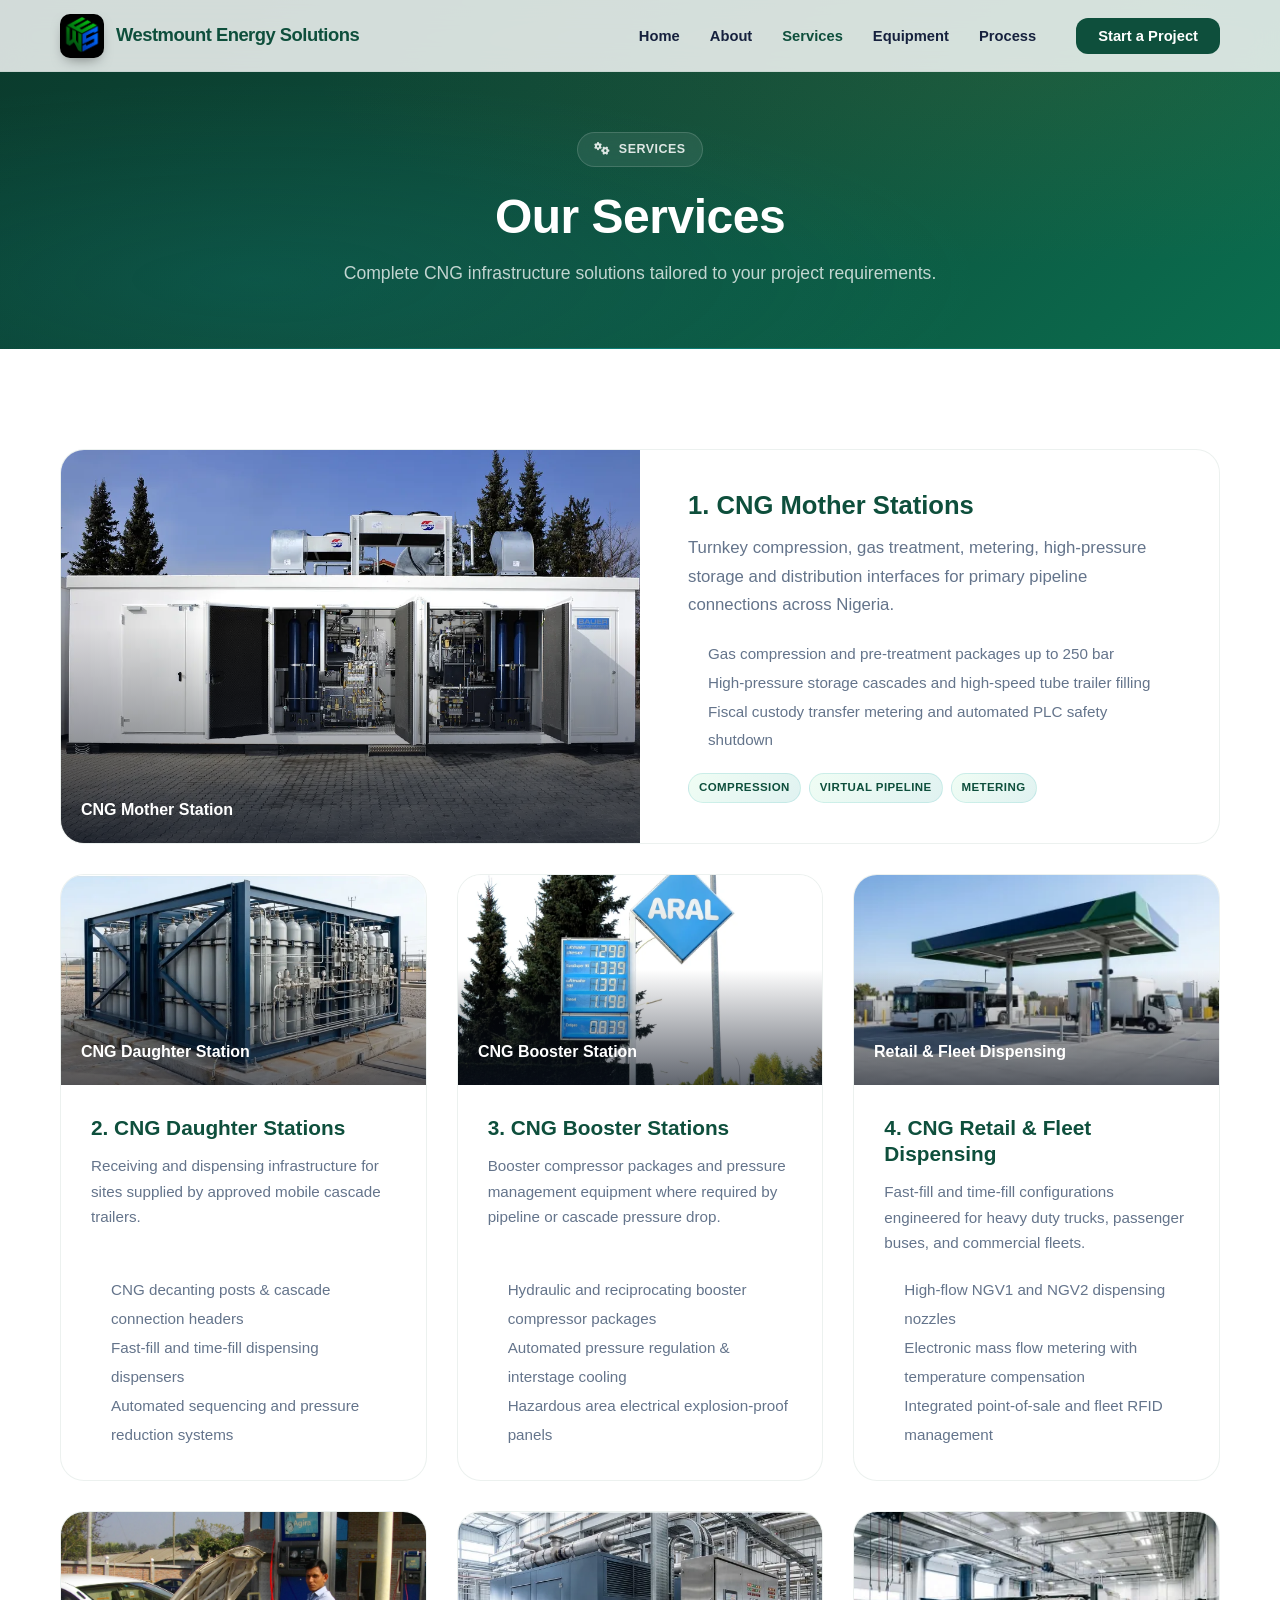
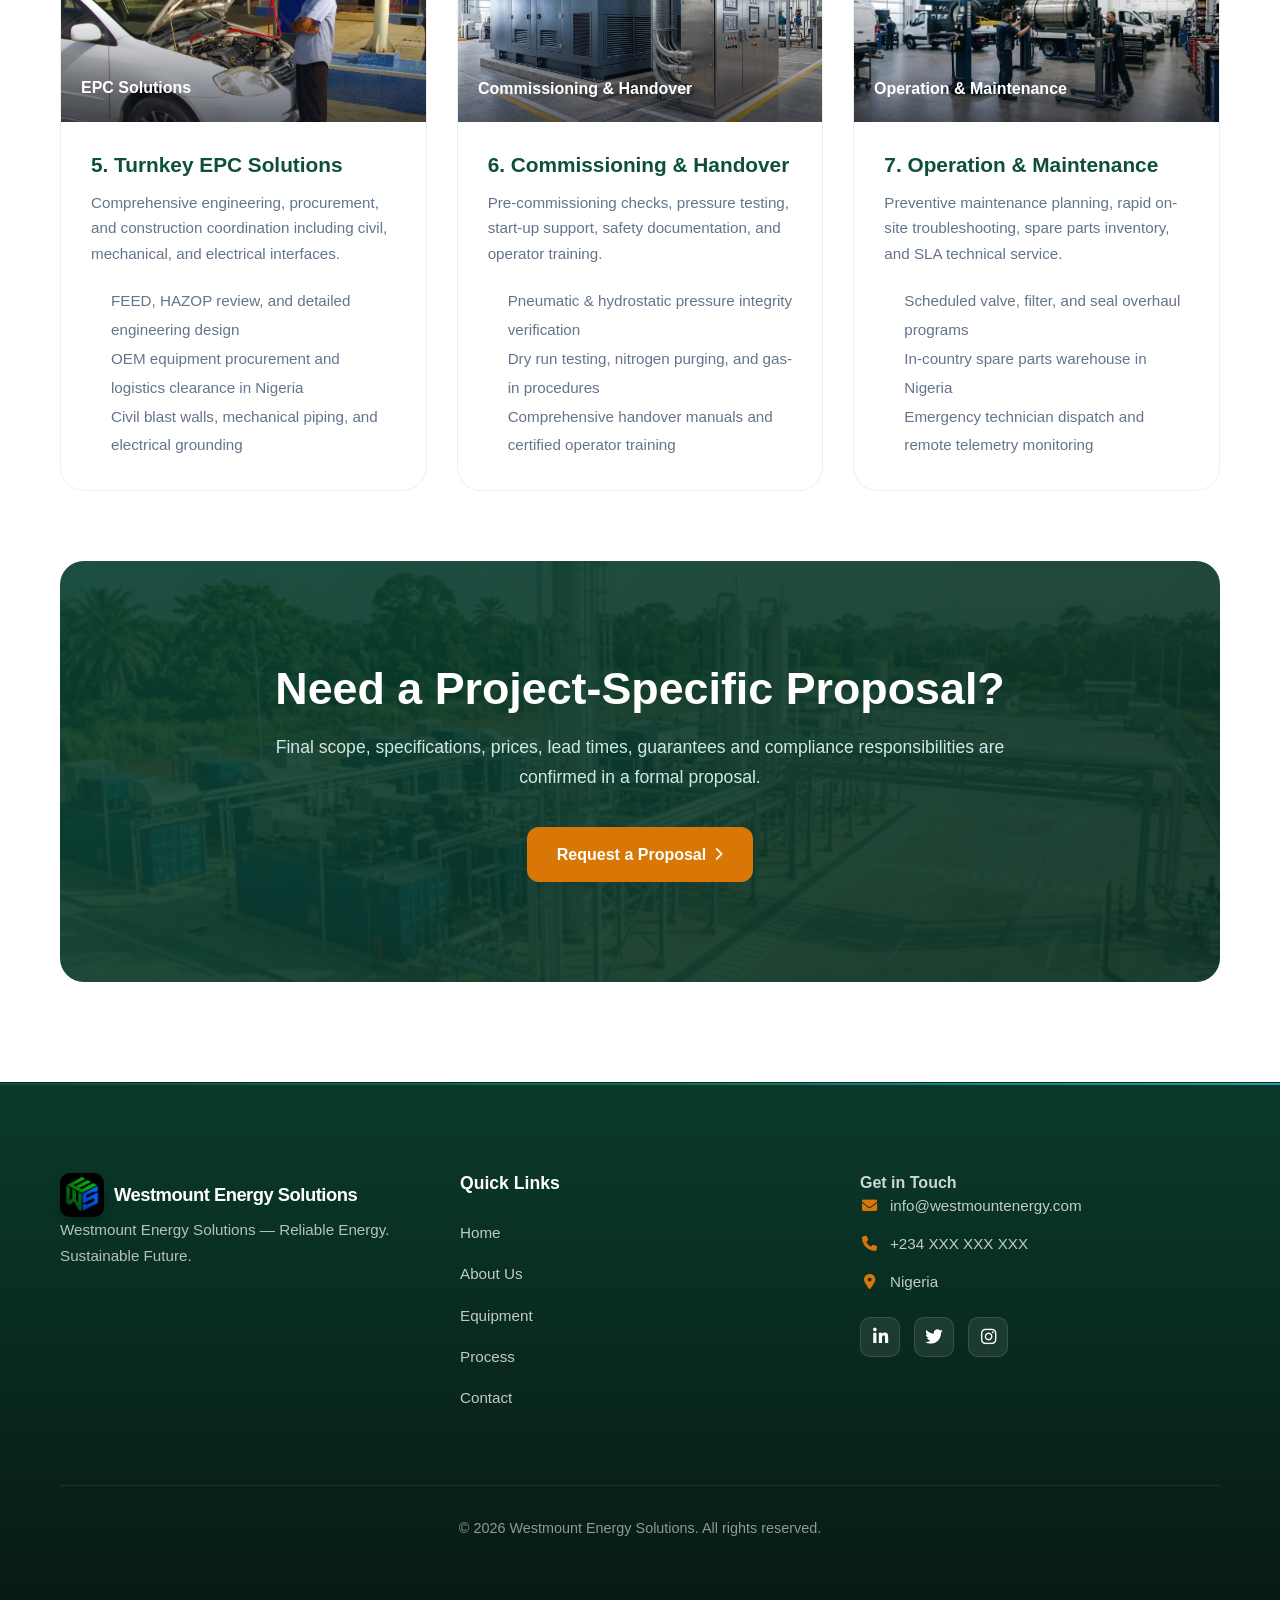
<file: services.html>
﻿<!DOCTYPE html>
<html lang="en">
<head>
  <meta charset="UTF-8">
  <meta name="viewport" content="width=device-width, initial-scale=1.0">
  <meta http-equiv="Content-Security-Policy" content="default-src 'self'; img-src 'self' data: https:; style-src 'self' 'unsafe-inline' https://fonts.googleapis.com https://cdnjs.cloudflare.com; font-src 'self' https://fonts.gstatic.com https://cdnjs.cloudflare.com; script-src 'self' 'unsafe-inline'; connect-src 'self';">
  <meta http-equiv="X-Content-Type-Options" content="nosniff">
  <meta name="referrer" content="strict-origin-when-cross-origin">
  <meta name="description" content="Westmount Energy Solutions services — CNG mother, daughter, booster stations, retail fleet dispensing, EPC, commissioning, O&M.">
  <title>Services | Westmount Energy Solutions</title>
  <link rel="canonical" href="https://westmountenergy.com/services.html">
  <meta property="og:title" content="Services | Westmount Energy Solutions">
  <meta property="og:description" content="Westmount Energy Solutions services — CNG mother, daughter, booster stations, retail fleet dispensing, EPC, commissioning, O&M.">
  <meta property="og:type" content="website">
  <meta property="og:url" content="https://westmountenergy.com/services.html">
  <meta property="og:image" content="https://westmountenergy.com/assets/images/hero-bg.jpg">
  <meta name="twitter:card" content="summary_large_image">
  <link rel="preconnect" href="https://fonts.googleapis.com">
  <link rel="preconnect" href="https://fonts.gstatic.com" crossorigin>
  <link href="https://fonts.googleapis.com/css2?family=Inter:wght@400;500;600&family=Poppins:wght@600;700;800&display=swap" rel="stylesheet">
  <link rel="stylesheet" href="https://cdnjs.cloudflare.com/ajax/libs/font-awesome/6.5.0/css/all.min.css" integrity="sha512-Avb2QiuDEEvB4bZJYdft2mNjVShBftLdPG8FJ0V7irTLQ8Uo0qcPxh4Plq7G5tGm0rU+1SPhVotteLpBERwTkw==" crossorigin="anonymous" referrerpolicy="no-referrer">
  <link rel="stylesheet" href="css/aos.css">
  <link rel="stylesheet" href="css/style.css">
</head>
<body>
  <div class="scroll-progress"></div>

  <header>
    <div class="header-container">
<a href="index.html" class="logo">
  <img src="assets/images/logo.jpeg" alt="Westmount Energy Solutions logo" class="logo-img" width="44" height="44">
  <span class="brand-name">Westmount Energy Solutions</span>
</a>
      <button class="mobile-menu-btn" aria-label="Toggle menu" aria-expanded="false">&#9776;</button>
      <nav>
        <ul>
          <li><a href="index.html">Home</a></li>
          <li><a href="about.html">About</a></li>
          <li><a href="services.html">Services</a></li>
          <li><a href="equipment.html">Equipment</a></li>
          <li><a href="process.html">Process</a></li>
          <li><a href="contact.html" class="nav-cta">Start a Project</a></li>
        </ul>
      </nav>
    </div>
  </header>

  <main>
    <section class="page-hero">
      <div class="container">
        <div class="page-hero-eyebrow"><i class="fa-solid fa-cogs"></i> Services</div>
        <h1>Our Services</h1>
        <p>Complete CNG infrastructure solutions tailored to your project requirements.</p>
      </div>
    </section>

    <section class="section">
      <div class="container">
        <div class="services-grid">
          <article class="service-card featured-card" data-aos="fade-up" data-aos-delay="100">
            <div class="card-media">
              <picture>
            <source srcset="assets/images/service-mother.webp" type="image/webp">
            <img src="assets/images/service-mother.jpg" alt="CNG mother station" width="1000" height="665" loading="lazy" decoding="async">
          </picture>
              <div class="media-overlay">CNG Mother Station</div>
            </div>
            <div class="service-body">
              <h3>1. CNG Mother Stations</h3>
              <p>Turnkey compression, gas treatment, metering, high-pressure storage and distribution interfaces for primary pipeline connections across Nigeria.</p>
              <ul style="color: var(--gray); font-size: 0.95rem; line-height: 1.9; margin-left: 20px;">
                <li>Gas compression and pre-treatment packages up to 250 bar</li>
                <li>High-pressure storage cascades and high-speed tube trailer filling</li>
                <li>Fiscal custody transfer metering and automated PLC safety shutdown</li>
              </ul>
              <div class="service-tags" style="margin-top: 18px;">
                <span>Compression</span>
                <span>Virtual Pipeline</span>
                <span>Metering</span>
              </div>
            </div>
          </article>
          <article class="service-card" data-aos="fade-up" data-aos-delay="180">
            <div class="card-media">
              <picture>
            <source srcset="assets/images/cng-storage-cascade.webp" type="image/webp">
            <img src="assets/images/cng-storage-cascade.png" alt="CNG daughter station" width="652" height="365" loading="lazy" decoding="async">
          </picture>
              <div class="media-overlay">CNG Daughter Station</div>
            </div>
            <div class="service-body">
              <h3>2. CNG Daughter Stations</h3>
              <p>Receiving and dispensing infrastructure for sites supplied by approved mobile cascade trailers.</p>
              <ul style="color: var(--gray); font-size: 0.95rem; line-height: 1.9; margin-left: 20px;">
                <li>CNG decanting posts & cascade connection headers</li>
                <li>Fast-fill and time-fill dispensing dispensers</li>
                <li>Automated sequencing and pressure reduction systems</li>
              </ul>
            </div>
          </article>
          <article class="service-card" data-aos="fade-up" data-aos-delay="260">
            <div class="card-media">
              <picture>
            <source srcset="assets/images/service-booster.webp" type="image/webp">
            <img src="assets/images/service-booster.jpg" alt="CNG booster station" width="1000" height="750" loading="lazy" decoding="async">
          </picture>
              <div class="media-overlay">CNG Booster Station</div>
            </div>
            <div class="service-body">
              <h3>3. CNG Booster Stations</h3>
              <p>Booster compressor packages and pressure management equipment where required by pipeline or cascade pressure drop.</p>
              <ul style="color: var(--gray); font-size: 0.95rem; line-height: 1.9; margin-left: 20px;">
                <li>Hydraulic and reciprocating booster compressor packages</li>
                <li>Automated pressure regulation & interstage cooling</li>
                <li>Hazardous area electrical explosion-proof panels</li>
              </ul>
            </div>
          </article>
          <article class="service-card" data-aos="fade-up" data-aos-delay="340">
            <div class="card-media">
              <picture>
            <source srcset="assets/images/cng-dispensing-station.webp" type="image/webp">
            <img src="assets/images/cng-dispensing-station.png" alt="CNG retail fleet dispensing" width="390" height="218" loading="lazy" decoding="async">
          </picture>
              <div class="media-overlay">Retail & Fleet Dispensing</div>
            </div>
            <div class="service-body">
              <h3>4. CNG Retail & Fleet Dispensing</h3>
              <p>Fast-fill and time-fill configurations engineered for heavy duty trucks, passenger buses, and commercial fleets.</p>
              <ul style="color: var(--gray); font-size: 0.95rem; line-height: 1.9; margin-left: 20px;">
                <li>High-flow NGV1 and NGV2 dispensing nozzles</li>
                <li>Electronic mass flow metering with temperature compensation</li>
                <li>Integrated point-of-sale and fleet RFID management</li>
              </ul>
            </div>
          </article>
          <article class="service-card" data-aos="fade-up" data-aos-delay="420">
            <div class="card-media">
              <picture>
            <source srcset="assets/images/hero-bg.webp" type="image/webp">
            <img src="assets/images/hero-bg.jpg" alt="EPC solutions" width="1920" height="1080" loading="lazy" decoding="async">
          </picture>
              <div class="media-overlay">EPC Solutions</div>
            </div>
            <div class="service-body">
              <h3>5. Turnkey EPC Solutions</h3>
              <p>Comprehensive engineering, procurement, and construction coordination including civil, mechanical, and electrical interfaces.</p>
              <ul style="color: var(--gray); font-size: 0.95rem; line-height: 1.9; margin-left: 20px;">
                <li>FEED, HAZOP review, and detailed engineering design</li>
                <li>OEM equipment procurement and logistics clearance in Nigeria</li>
                <li>Civil blast walls, mechanical piping, and electrical grounding</li>
              </ul>
            </div>
          </article>
          <article class="service-card" data-aos="fade-up" data-aos-delay="500">
            <div class="card-media">
              <picture>
            <source srcset="assets/images/cng-compressor-package.webp" type="image/webp">
            <img src="assets/images/cng-compressor-package.png" alt="Commissioning and handover" width="655" height="364" loading="lazy" decoding="async">
          </picture>
              <div class="media-overlay">Commissioning & Handover</div>
            </div>
            <div class="service-body">
              <h3>6. Commissioning & Handover</h3>
              <p>Pre-commissioning checks, pressure testing, start-up support, safety documentation, and operator training.</p>
              <ul style="color: var(--gray); font-size: 0.95rem; line-height: 1.9; margin-left: 20px;">
                <li>Pneumatic & hydrostatic pressure integrity verification</li>
                <li>Dry run testing, nitrogen purging, and gas-in procedures</li>
                <li>Comprehensive handover manuals and certified operator training</li>
              </ul>
            </div>
          </article>
          <article class="service-card" data-aos="fade-up" data-aos-delay="580">
            <div class="card-media">
              <picture>
            <source srcset="assets/images/cng-technicians.webp" type="image/webp">
            <img src="assets/images/cng-technicians.png" alt="Operation & maintenance" width="400" height="220" loading="lazy" decoding="async">
          </picture>
              <div class="media-overlay">Operation & Maintenance</div>
            </div>
            <div class="service-body">
              <h3>7. Operation & Maintenance</h3>
              <p>Preventive maintenance planning, rapid on-site troubleshooting, spare parts inventory, and SLA technical service.</p>
              <ul style="color: var(--gray); font-size: 0.95rem; line-height: 1.9; margin-left: 20px;">
                <li>Scheduled valve, filter, and seal overhaul programs</li>
                <li>In-country spare parts warehouse in Nigeria</li>
                <li>Emergency technician dispatch and remote telemetry monitoring</li>
              </ul>
            </div>
          </article>
        </div>

        <div class="cta-section" style="margin-top: 70px;">
          <div class="cta-bg"></div>
          <div class="cta-content">
            <h2>Need a Project-Specific Proposal?</h2>
            <p>Final scope, specifications, prices, lead times, guarantees and compliance responsibilities are confirmed in a formal proposal.</p>
            <a href="contact.html" class="btn btn-icon-right">Request a Proposal</a>
          </div>
        </div>
      </div>
    </section>
  </main>

  <footer>
    <div class="container">
      <div class="footer-grid">
        <div class="footer-brand">
<a href="index.html" class="logo" style="gap:10px; text-decoration:none; color:inherit;">
  <img src="assets/images/logo.jpeg" alt="Westmount Energy Solutions logo" class="logo-img" width="44" height="44">
  <span class="brand-name" style="color:var(--white);">Westmount Energy Solutions</span>
</a>
          <p>Westmount Energy Solutions — Reliable Energy. Sustainable Future.</p>
        </div>
        <div class="footer-col">
          <h4>Quick Links</h4>
          <ul>
            <li><a href="index.html">Home</a></li>
            <li><a href="about.html">About Us</a></li>
            <li><a href="equipment.html">Equipment</a></li>
            <li><a href="process.html">Process</a></li>
            <li><a href="contact.html">Contact</a></li>
          </ul>
        </div>
        <div class="footer-contact">
          <h4>Get in Touch</h4>
          <p><span class="ic"><i class="fa-solid fa-envelope"></i></span> info@westmountenergy.com</p>
          <p><span class="ic"><i class="fa-solid fa-phone"></i></span> +234 XXX XXX XXX</p>
          <p><span class="ic"><i class="fa-solid fa-location-dot"></i></span> Nigeria</p>
          <div class="socials">
            <a href="#" aria-label="LinkedIn" rel="noopener noreferrer"><i class="fa-brands fa-linkedin-in"></i></a>
            <a href="#" aria-label="X (Twitter)" rel="noopener noreferrer"><i class="fa-brands fa-twitter"></i></a>
            <a href="#" aria-label="Instagram" rel="noopener noreferrer"><i class="fa-brands fa-instagram"></i></a>
          </div>
        </div>
      </div>
      <div class="copyright">
        &copy; 2026 Westmount Energy Solutions. All rights reserved.
      </div>
    </div>
  </footer>

  <button class="back-to-top" aria-label="Back to top"><i class="fa-solid fa-arrow-up"></i></button>

  <script src="css/aos.js"></script>
  <script src="js/main.js"></script>
</body>
</html>
</file>
<file: css/style.css>
/* ========================================
   Westmount Energy Solutions — Aesthetic Redesign
   ======================================== */

/* CSS Variables / Design System */
:root {
  --primary: #0e4f3c;
  --primary-dark: #0a3a2c;
  --primary-light: #166534;
  --secondary: #0ea5a9;
  --accent: #d97706;
  --accent-light: #f59e0b;
  --light: #f0fdf4;
  --light-soft: #ecfdf5;
  --dark: #0b1220;
  --dark-soft: #16213e;
  --gray: #64748b;
  --gray-light: #94a3b8;
  --bg: #ffffff;
  --bg-soft: #f8fafc;
  --white: #ffffff;
  --success: #15803d;
  --max-width: 1200px;
  --radius: 1.5rem;
  --radius-sm: 0.75rem;
  --shadow: 0 24px 48px -12px rgba(13, 48, 34, 0.14);
  --shadow-sm: 0 8px 24px -6px rgba(13, 48, 34, 0.08);
  --shadow-inner: inset 0 2px 4px 0 rgba(0, 0, 0, 0.06);
  --transition: 0.5s cubic-bezier(0.23, 1, 0.32, 1);
  --transition-fast: 0.25s ease;
  --header-height: 72px;
  --gradient-primary: linear-gradient(135deg, #0e4f3c 0%, #0a6e4f 50%, #0ea5a9 100%);
  --gradient-text: linear-gradient(135deg, #0e4f3c 30%, #0ea5a9 100%);
  --gradient-accent: linear-gradient(135deg, #d97706, #f59e0b);
  --glass-bg: rgba(255, 255, 255, 0.65);
  --glass-border: rgba(255, 255, 255, 0.3);
  --glow-primary: 0 0 60px -12px rgba(14, 165, 169, 0.25);
}

/* Reset & base */
*, *::before, *::after {
  margin: 0;
  padding: 0;
  box-sizing: border-box;
}

html {
  scroll-behavior: smooth;
  scroll-padding-top: var(--header-height);
}

body {
  font-family: "Inter", -apple-system, BlinkMacSystemFont, "Segoe UI", Roboto, sans-serif;
  line-height: 1.7;
  color: var(--dark);
  background: var(--bg);
  overflow-x: hidden;
}

a { text-decoration: none; color: inherit; }
ul { list-style: none; }
img { max-width: 100%; display: block; }

.section-title,
.section-subtitle,
h1, h2, h3, h4 {
  font-family: "Poppins", -apple-system, BlinkMacSystemFont, "Segoe UI", Roboto, sans-serif;
  line-height: 1.25;
  font-weight: 700;
}

.container {
  max-width: var(--max-width);
  margin: 0 auto;
  padding: 0 20px;
}

.section {
  padding: 100px 0;
  position: relative;
}

.section-title {
  font-size: clamp(2rem, 4vw, 3rem);
  text-align: center;
  margin-bottom: 8px;
  letter-spacing: -0.5px;
  background: linear-gradient(135deg, var(--primary-dark) 0%, var(--primary) 40%, #0a6e4f 100%);
  -webkit-background-clip: text;
  -webkit-text-fill-color: transparent;
  background-clip: text;
}

.section-subtitle {
  text-align: center;
  color: var(--gray);
  margin-bottom: 70px;
  font-size: 1.125rem;
  font-weight: 400;
  max-width: 700px;
  margin-left: auto;
  margin-right: auto;
}

.btn {
  display: inline-flex;
  align-items: center;
  gap: 8px;
  padding: 14px 30px;
  border: none;
  border-radius: var(--radius-sm);
  font-size: 1rem;
  font-weight: 600;
  font-family: inherit;
  cursor: pointer;
  transition: all var(--transition);
  text-align: center;
}

.btn-primary {
  background: var(--primary);
  color: var(--white);
  box-shadow: 0 10px 24px -8px rgba(14, 79, 60, 0.45);
}

.btn-primary:hover {
  background: var(--primary-dark);
  transform: translateY(-3px);
  box-shadow: 0 16px 32px -10px rgba(14, 79, 60, 0.55);
  color: var(--white);
}

.btn-outline {
  background: transparent;
  color: var(--primary);
  border: 2px solid var(--primary);
}

.btn-outline:hover {
  background: var(--primary);
  color: var(--white);
  transform: translateY(-3px);
}

.btn-icon-right::after { font-family: "Font Awesome 6 Free"; font-weight: 900; content: "\f054"; font-size: 0.85em; }

/* ===== Header ===== */
header {
  position: fixed;
  top: 0;
  left: 0;
  width: 100%;
  background: rgba(255, 255, 255, 0.82);
  backdrop-filter: blur(14px);
  -webkit-backdrop-filter: blur(14px);
  border-bottom: 1px solid rgba(14, 79, 60, 0.06);
  z-index: 1000;
  height: var(--header-height);
  transition: all var(--transition-fast);
}

header.scrolled {
  background: rgba(255, 255, 255, 0.95);
  box-shadow: 0 8px 24px -6px rgba(13, 48, 34, 0.1);
  border-bottom-color: rgba(14, 79, 60, 0.12);
}

.header-container {
  display: flex;
  justify-content: space-between;
  align-items: center;
  height: 100%;
  max-width: var(--max-width);
  margin: 0 auto;
  padding: 0 20px;
}

.logo {
  display: flex;
  align-items: center;
  gap: 12px;
  font-size: 1.15rem;
  font-weight: 800;
  color: var(--primary);
  letter-spacing: -0.5px;
  text-decoration: none;
}

.logo-img {
  width: 44px;
  height: 44px;
  border-radius: 10px;
  background: #000;
  object-fit: contain;
  box-shadow: 0 6px 14px -6px rgba(0, 0, 0, 0.5);
  padding: 3px;
  display: block;
  flex-shrink: 0;
}

.logo .brand-name {
  font-weight: 800;
  color: inherit;
  line-height: 1.1;
  white-space: nowrap;
}

.logo .brand-name span { color: var(--secondary); }

.logo .badge {
  font-size: 0.8rem;
  opacity: 0.85;
}

nav ul { display: flex; gap: 30px; align-items: center; }
nav a {
  font-size: 0.92rem;
  font-weight: 600;
  color: var(--dark-soft);
  transition: color var(--transition-fast);
  position: relative;
}
nav a::after {
  content: "";
  position: absolute;
  bottom: -6px;
  left: 0;
  width: 0%;
  height: 2px;
  background: var(--primary);
  transition: width var(--transition);
}
nav a:hover::after { width: 100%; }
nav a:hover { color: var(--primary); }

.nav-cta {
  background: var(--primary);
  color: var(--white) !important;
  padding: 10px 22px;
  border-radius: var(--radius-sm);
  margin-left: 10px;
}
.nav-cta::after { display: none; }
.nav-cta:hover { background: var(--primary-dark); color: var(--white) !important; }

.mobile-menu-btn {
  display: none;
  background: none;
  border: none;
  font-size: 1.6rem;
  cursor: pointer;
  color: var(--dark);
}

/* ===== Hero ===== */
.hero {
  position: relative;
  min-height: calc(100vh - 20px);
  display: flex;
  flex-direction: column;
  justify-content: center;
  padding-top: calc(var(--header-height) + 40px);
  padding-bottom: 70px;
  overflow: hidden;
}

.hero-bg {
  position: absolute;
  inset: 0;
  z-index: 0;
}

.hero-bg img {
  width: 100%;
  height: 100%;
  object-fit: cover;
  object-position: center;
  filter: brightness(0.48) contrast(1.1);
  transform: scale(1);
  animation: heroScale 20s ease-in-out infinite alternate;
}

.hero-overlay {
  position: absolute;
  inset: 0;
  z-index: 1;
  background: 
    linear-gradient(180deg,
      rgba(8, 22, 17, 0.72) 0%,
      rgba(8, 28, 22, 0.45) 45%,
      rgba(8, 22, 17, 0.95) 100%),
    radial-gradient(ellipse at 50% 25%, rgba(14, 165, 169, 0.28) 0%, transparent 65%);
}

.hero-content {
  position: relative;
  z-index: 4;
  text-align: center;
  max-width: 900px;
  margin: 0 auto;
  padding: 0 20px;
  animation: fadeInUp 1.1s var(--transition) both;
}

.hero-eyebrow {
  display: inline-flex;
  align-items: center;
  gap: 8px;
  padding: 8px 20px;
  border-radius: 999px;
  background: rgba(255, 255, 255, 0.1);
  backdrop-filter: blur(12px);
  -webkit-backdrop-filter: blur(12px);
  border: 1px solid rgba(255, 255, 255, 0.22);
  color: #bfe3d2;
  font-size: 0.85rem;
  font-weight: 600;
  letter-spacing: 0.8px;
  text-transform: uppercase;
  margin-bottom: 24px;
  box-shadow: 0 4px 20px -2px rgba(0, 0, 0, 0.3);
  animation: fadeIn 1s var(--transition) both;
}

.hero h1 {
  font-size: clamp(2.8rem, 5.8vw, 4.8rem);
  color: var(--white);
  margin-bottom: 22px;
  line-height: 1.15;
  letter-spacing: -1.2px;
  font-weight: 800;
  text-shadow: 0 4px 24px rgba(0, 0, 0, 0.5);
}

.hero p {
  font-size: clamp(1.08rem, 1.6vw, 1.3rem);
  color: #e2f1ea;
  margin-bottom: 38px;
  max-width: 720px;
  margin-left: auto;
  margin-right: auto;
  line-height: 1.75;
  text-shadow: 0 2px 10px rgba(0, 0, 0, 0.5);
}

.hero-actions {
  display: flex;
  gap: 18px;
  justify-content: center;
  align-items: center;
  flex-wrap: wrap;
  animation: fadeInUp 1.3s var(--transition) both;
  margin-bottom: 48px;
}

.hero-actions .btn {
  padding: 16px 34px;
  font-size: 1.05rem;
  border-radius: 999px;
}

.hero-actions .btn-outline,
.btn-hero-outline {
  background: rgba(255, 255, 255, 0.12) !important;
  color: #ffffff !important;
  border: 1.5px solid rgba(255, 255, 255, 0.6) !important;
  backdrop-filter: blur(12px);
  -webkit-backdrop-filter: blur(12px);
  box-shadow: 0 8px 24px -6px rgba(0, 0, 0, 0.3);
}

.hero-actions .btn-outline:hover,
.btn-hero-outline:hover {
  background: #ffffff !important;
  color: var(--primary-dark) !important;
  border-color: #ffffff !important;
  transform: translateY(-3px);
  box-shadow: 0 16px 32px -8px rgba(255, 255, 255, 0.35);
}

/* Hero trust feature bar */
.hero-trust-bar {
  display: flex;
  justify-content: center;
  align-items: center;
  flex-wrap: wrap;
  gap: 16px;
  position: relative;
  z-index: 4;
  margin-top: 10px;
  padding: 0 20px;
}

.trust-item {
  display: inline-flex;
  align-items: center;
  gap: 10px;
  padding: 10px 18px;
  border-radius: 999px;
  background: rgba(255, 255, 255, 0.08);
  backdrop-filter: blur(10px);
  -webkit-backdrop-filter: blur(10px);
  border: 1px solid rgba(255, 255, 255, 0.14);
  color: #d1fae5;
  font-size: 0.88rem;
  font-weight: 500;
  transition: all var(--transition-fast);
}

.trust-item:hover {
  background: rgba(255, 255, 255, 0.16);
  border-color: rgba(255, 255, 255, 0.3);
  transform: translateY(-2px);
}

.trust-item i {
  color: #34d399;
  font-size: 1rem;
}

.pulse-dot {
  width: 9px;
  height: 9px;
  border-radius: 50%;
  background: #10b981;
  display: inline-block;
  box-shadow: 0 0 0 0 rgba(16, 185, 129, 0.7);
  animation: pulseDot 2s infinite;
  margin-right: 4px;
}

@keyframes pulseDot {
  0% { transform: scale(0.95); box-shadow: 0 0 0 0 rgba(16, 185, 129, 0.7); }
  70% { transform: scale(1); box-shadow: 0 0 0 9px rgba(16, 185, 129, 0); }
  100% { transform: scale(0.95); box-shadow: 0 0 0 0 rgba(16, 185, 129, 0); }
}

.scroll-indicator {
  position: absolute;
  bottom: 40px;
  left: 50%;
  transform: translateX(-50%);
  z-index: 4;
  display: flex;
  flex-direction: column;
  align-items: center;
  gap: 10px;
  color: rgba(255, 255, 255, 0.7);
  font-size: 0.75rem;
  font-weight: 600;
  text-transform: uppercase;
  letter-spacing: 0.5px;
  animation: bounce 2.5s infinite;
}
.scroll-indicator span {
  width: 20px;
  height: 20px;
  border: 2px solid rgba(255, 255, 255, 0.5);
  border-radius: 50%;
  position: relative;
}
.scroll-indicator span::before {
  content: "";
  position: absolute;
  top: 30%;
  left: 50%;
  width: 2px;
  height: 6px;
  background: var(--white);
  transform: translateX(-50%);
  animation: scrollDown 1.5s infinite;
}

/* ===== Stat counters band ===== */
.stats-band {
  background: linear-gradient(135deg, #f0fdf4 0%, #e8f5f0 50%, #ecfdf5 100%);
  padding: 60px 0;
  margin: -1px 0 0;
  position: relative;
  overflow: hidden;
}
.stats-band::before {
  content: "";
  position: absolute;
  top: 0; left: 0; right: 0; height: 1px;
  background: linear-gradient(90deg, transparent, var(--primary), transparent);
}
.stats-grid {
  display: grid;
  grid-template-columns: repeat(auto-fit, minmax(200px, 1fr));
  gap: 30px;
  max-width: var(--max-width);
  margin: 0 auto;
  padding: 0 20px;
}
.stat-card {
  text-align: center;
  padding: 30px 20px;
  border-radius: var(--radius);
  background: var(--glass-bg);
  backdrop-filter: blur(16px);
  -webkit-backdrop-filter: blur(16px);
  border: 1px solid var(--glass-border);
  position: relative;
  overflow: hidden;
  transition: transform var(--transition), box-shadow var(--transition);
}
.stat-card::before {
  content: "";
  position: absolute;
  top: 0;
  left: 0;
  right: 0;
  height: 3px;
  background: var(--gradient-primary);
  opacity: 0;
  transition: opacity var(--transition);
}
.stat-card:hover {
  transform: translateY(-5px);
  box-shadow: var(--shadow-sm);
}
.stat-card:hover::before {
  opacity: 1;
}
.stat-number {
  font-family: "Poppins", sans-serif;
  font-size: clamp(2rem, 4vw, 3rem);
  font-weight: 800;
  color: var(--primary);
  display: block;
}
.stat-label {
  color: var(--gray);
  font-size: 0.95rem;
  margin-top: 8px;
  font-weight: 500;
}
.stat-icon {
  background: var(--gradient-primary);
  color: var(--white);
  width: 56px;
  height: 56px;
  border-radius: 16px;
  font-size: 1.4rem;
  box-shadow: 0 8px 24px -6px rgba(14, 79, 60, 0.3);
  display: flex;
  align-items: center;
  justify-content: center;
  margin: 0 auto 18px;
}

/* ===== Services grid ===== */
.services-grid {
  display: grid;
  grid-template-columns: repeat(auto-fit, minmax(300px, 1fr));
  gap: 30px;
}
.service-card {
  position: relative;
  border-radius: var(--radius);
  overflow: hidden;
  border: 1px solid rgba(14, 79, 60, 0.08);
  background: var(--white);
  height: 100%;
  transition: transform var(--transition), box-shadow var(--transition), border-color var(--transition);
  display: flex;
  flex-direction: column;
}
.service-card::after {
  content: "";
  position: absolute;
  top: 0;
  left: 0;
  right: 0;
  height: 3px;
  background: var(--gradient-primary);
  transform: scaleX(0);
  transform-origin: left;
  transition: transform var(--transition);
  z-index: 10;
}
.service-card:hover::after {
  transform: scaleX(1);
}
.service-card:hover {
  transform: translateY(-8px);
  border-color: var(--primary);
  box-shadow: 0 32px 64px -16px rgba(13, 48, 34, 0.18);
}
.service-card .card-media {
  position: relative;
  height: 210px;
  aspect-ratio: 16 / 9;
  overflow: hidden;
  background: var(--bg-soft);
}
.service-card .card-media picture {
  display: block;
  width: 100%;
  height: 100%;
}
.service-card .card-media picture img,
.service-card .card-media img {
  display: block;
  width: 100%;
  height: 100%;
  object-fit: cover;
  transition: transform var(--transition);
}
.service-card:hover .card-media picture img,
.service-card:hover .card-media img { transform: scale(1.08); }
.service-card .media-overlay {
  position: absolute; inset: 0;
  background: linear-gradient(to top, rgba(11,18,32,0.65) 0%, rgba(11,18,32,0) 55%);
  opacity: 1;
  transition: opacity var(--transition);
  display: flex;
  align-items: flex-end;
  padding: 20px;
  color: var(--white);
  font-weight: 700;
  font-size: 1rem;
}
.service-card:hover .media-overlay { opacity: 1; }
.service-body { padding: 30px; flex: 1; display: flex; flex-direction: column; }
.service-body h3 {
  font-size: 1.3rem;
  color: var(--primary);
  margin-bottom: 12px;
}
.service-body p { color: var(--gray); font-size: 0.95rem; margin-bottom: 20px; flex: 1; }
.service-tags {
  display: flex; gap: 8px; flex-wrap: wrap;
  margin-top: auto;
}
.service-tags span {
  font-size: 0.72rem; font-weight: 700; text-transform: uppercase;
  letter-spacing: 0.4px; padding: 4px 10px; border-radius: 999px;
  background: var(--light); color: var(--primary); border: 1px solid rgba(14,79,60,0.12);
}

/* ===== Feature split section ===== */
.feature-split {
  display: grid;
  grid-template-columns: 1fr 1fr;
  gap: 60px;
  align-items: center;
}
.feature-split.reverse { grid-template-columns: 1fr 1fr; }
.feature-media {
  position: relative;
  border-radius: var(--radius);
  overflow: hidden;
  height: 420px;
  border: 1px solid rgba(14,79,60,0.08);
  box-shadow: var(--shadow-sm);
}
.feature-media img { width: 100%; height: 100%; object-fit: cover; transform: scale(1); transition: transform var(--transition); }
.feature-split:hover .feature-media img { transform: scale(1.03); }
.feature-content h2 {
  font-size: clamp(1.8rem, 3vw, 2.5rem);
  color: var(--primary);
  margin-bottom: 20px;
}
.feature-content p {
  color: var(--gray);
  margin-bottom: 24px;
  font-size: 1.02rem;
}
.feature-list li {
  display: flex; align-items: center; gap: 14px;
  margin-bottom: 14px; color: var(--dark);
  font-size: 0.98rem;
}
.feature-list li .check {
  color: var(--primary); font-weight: 900; font-size: 1.1rem;
}

/* ===== Why us / cards ===== */
.highlight-grid {
  display: grid;
  grid-template-columns: repeat(auto-fit, minmax(260px, 1fr));
  gap: 30px;
}
.highlight-card {
  background: var(--white);
  border: 1px solid rgba(14,79,60,0.08);
  border-radius: var(--radius);
  padding: 32px 28px;
  transition: transform var(--transition), border-color var(--transition), box-shadow var(--transition);
}
.highlight-card:hover {
  transform: translateY(-6px);
  border-color: var(--primary);
  box-shadow: var(--shadow-sm);
}
.highlight-card .icon {
  width: 56px; height: 56px; border-radius: 16px;
  background: var(--light);
  color: var(--primary);
  display: flex; align-items: center; justify-content: center;
  font-size: 1.55rem; margin-bottom: 20px;
  box-shadow: 0 8px 20px -6px rgba(14,79,60,0.18);
}
.highlight-card h3 {
  font-size: 1.2rem; color: var(--primary); margin-bottom: 12px;
}
.highlight-card p { color: var(--gray); font-size: 0.95rem; }

/* ===== Timeline (process) ===== */
.timeline {
  position: relative;
  max-width: 900px;
  margin: 0 auto;
}
.timeline::before {
  content: "";
  position: absolute; left: 50%; top: 0; bottom: 0;
  width: 3px; background: linear-gradient(to bottom, var(--primary), var(--secondary));
  transform: translateX(-50%);
  border-radius: 2px;
}
.timeline-item {
  position: relative; margin-bottom: 70px; display: flex; width: 100%;
}
.timeline-item:nth-child(even) { flex-direction: row-reverse; }
.timeline-marker {
  position: absolute; left: 50%; top: 0;
  transform: translateX(-50%);
  width: 36px; height: 36px; border-radius: 50%;
  background: var(--white); border: 3px solid var(--primary);
  display: flex; align-items: center; justify-content: center;
  color: var(--primary); font-weight: 800; z-index: 2;
  box-shadow: 0 4px 12px -2px rgba(14,79,60,0.35);
}
.timeline-content {
  width: 48%; background: var(--white);
  border: 1px solid rgba(14,79,60,0.08);
  border-radius: var(--radius); padding: 32px 28px;
  box-shadow: var(--shadow-sm);
  transition: transform var(--transition), border-color var(--transition);
}
.timeline-item:nth-child(odd) .timeline-content { margin-left: auto; }
.timeline-item:nth-child(even) .timeline-content { margin-right: auto; }
.timeline-content:hover { transform: translateY(-5px); border-color: var(--primary); }
.timeline-content h3 {
  font-size: 1.2rem; color: var(--primary); margin-bottom: 10px;
}
.timeline-content p { color: var(--gray); font-size: 0.95rem; margin-bottom: 16px; }
.timeline-tag {
  display: inline-block; font-size: 0.72rem; font-weight: 800; text-transform: uppercase;
  letter-spacing: 0.4px; padding: 4px 12px; border-radius: 999px;
  background: var(--light); color: var(--primary-light); border: 1px solid rgba(14,79,60,0.12);
  margin-bottom: 12px; display: inline-block;
}

/* ===== Equipment grid ===== */
.equipment-grid {
  display: grid;
  grid-template-columns: repeat(auto-fit, minmax(280px, 1fr));
  gap: 26px;
}
.equip-card {
  background: var(--white);
  border: 1px solid rgba(14,79,60,0.08);
  border-radius: var(--radius);
  overflow: hidden;
  transition: transform var(--transition), box-shadow var(--transition), border-color var(--transition);
}
.equip-card:hover {
  transform: translateY(-6px); border-color: var(--primary);
  box-shadow: var(--shadow-sm);
}
.equip-card .equip-media {
  height: 190px; background: var(--bg-soft); overflow: hidden;
}
.equip-card .equip-media img { width: 100%; height: 100%; object-fit: cover; transition: transform var(--transition); }
.equip-card:hover .equip-media img { transform: scale(1.06); }
.equip-body { padding: 24px; }
.equip-body h3 { font-size: 1.15rem; color: var(--primary); margin-bottom: 8px; }
.equip-body p { color: var(--gray); font-size: 0.92rem; }

/* ===== CTA section ===== */
.cta-section {
  position: relative; overflow: hidden;
  border-radius: var(--radius);
  background: linear-gradient(135deg, var(--primary) 0%, var(--primary-dark) 100%);
  color: var(--white);
  padding: 0;
}
.cta-bg {
  position: absolute; inset: -10%;
  background: url("../assets/images/cng-mother-station.png") center/cover no-repeat;
  opacity: 0.25; z-index: 0; filter: brightness(0.4);
}
.cta-content {
  position: relative; z-index: 2;
  padding: 100px 20px;
  text-align: center;
  max-width: 800px; margin: 0 auto;
}
.cta-content h2 {
  font-size: clamp(2rem, 4vw, 2.8rem);
  color: var(--white); margin-bottom: 16px;
}
.cta-content p { color: #cfe8e4; margin-bottom: 34px; font-size: 1.1rem; }
.cta-content .btn { background: var(--accent); color: var(--white); box-shadow: none; }
.cta-content .btn:hover { background: #b45309; color: var(--white); transform: translateY(-3px); }

/* ===== Contact form ===== */
.contact-wrap {
  display: grid;
  grid-template-columns: 1fr 430px;
  gap: 60px;
  align-items: start;
}
.contact-info h2 {
  font-size: clamp(1.8rem, 3vw, 2.4rem);
  color: var(--primary); margin-bottom: 20px;
}
.contact-info p { color: var(--gray); margin-bottom: 30px; font-size: 1.02rem; }
.info-item {
  display: flex; gap: 18px; margin-bottom: 24px;
  align-items: flex-start;
}
.info-item .icon {
  width: 44px; height: 44px; border-radius: 12px; background: var(--light);
  color: var(--primary); display: flex; align-items: center; justify-content: center;
  font-size: 1.2rem; flex-shrink: 0;
  box-shadow: 0 6px 16px -4px rgba(14,79,60,0.16);
}
.info-item div h4 {
  font-size: 1rem; color: var(--dark); margin-bottom: 4px;
}
.info-item div p { color: var(--gray-light); font-size: 0.92rem; margin: 0; }
.contact-card {
  background: var(--white);
  border: 1px solid rgba(14,79,60,0.08);
  border-radius: var(--radius);
  padding: 44px 40px;
  box-shadow: var(--shadow-sm);
}
.contact-form { max-width: 100%; }
.form-group { margin-bottom: 22px; }
.form-group label {
  display: block; margin-bottom: 8px; font-weight: 600;
  color: var(--dark); font-size: 0.92rem;
}
.form-group input,
.form-group select,
.form-group textarea {
  width: 100%; padding: 13px 18px; border: 1px solid #d1d5db;
  border-radius: 10px; font-size: 0.98rem; font-family: inherit;
  background: var(--white); transition: all var(--transition-fast);
}
.form-group input:focus,
.form-group select:focus,
.form-group textarea:focus {
  outline: none; border-color: var(--primary);
  box-shadow: 0 0 0 4px rgba(14,79,60,0.1);
}
.form-group textarea { min-height: 150px; resize: vertical; }
.btn-submit {
  width: 100%; padding: 16px; font-size: 1.05rem;
  background: var(--primary); color: var(--white);
}
.btn-submit:hover { background: var(--primary-dark); transform: translateY(-2px); }
.form-note {
  margin-top: 18px; color: var(--gray-light); font-size: 0.85rem;
  text-align: center;
}

/* ===== Footer ===== */
footer {
  background: var(--primary-dark);
  color: rgba(255,255,255,0.8);
  padding: 90px 0 40px;
  border-top: 1px solid rgba(255,255,255,0.06);
}
.footer-grid {
  display: grid;
  grid-template-columns: repeat(auto-fit, minmax(240px, 1fr));
  gap: 40px;
  margin-bottom: 60px;
}
.footer-brand h3 {
  font-size: 1.6rem; color: var(--white); margin-bottom: 14px;
}
.footer-brand h3 span { color: var(--accent); }
.footer-brand p {
  color: rgba(255,255,255,0.7); font-size: 0.95rem; line-height: 1.7;
}
.footer-col h4 {
  color: var(--white); font-size: 1.1rem; margin-bottom: 24px;
}
.footer-col ul li { margin-bottom: 14px; }
.footer-col a {
  color: rgba(255,255,255,0.75);
  font-size: 0.95rem; transition: color var(--transition-fast);
}
.footer-col a:hover { color: var(--white); padding-left: 6px; }
.footer-contact p {
  color: rgba(255,255,255,0.75); font-size: 0.95rem; margin-bottom: 12px;
  display: flex; align-items: center; gap: 12px;
}
.footer-contact p .ic { color: var(--accent); width: 18px; text-align: center; }
.socials { display: flex; gap: 14px; margin-top: 22px; }
.socials a {
  width: 40px; height: 40px; border-radius: 10px;
  background: rgba(255,255,255,0.08);
  border: 1px solid rgba(255,255,255,0.12);
  display: flex; align-items: center; justify-content: center;
  color: var(--white); font-size: 1.1rem;
  transition: all var(--transition-fast);
}
.socials a:hover {
  background: var(--primary); border-color: var(--primary);
  color: var(--white); transform: translateY(-3px);
}
.copyright {
  text-align: center; padding: 30px 0;
  border-top: 1px solid rgba(255,255,255,0.08);
  font-size: 0.9rem; color: rgba(255,255,250,0.55);
}

/* ===== Back to top ===== */
.back-to-top {
  position: fixed; right: 28px; bottom: 28px;
  width: 52px; height: 52px; border-radius: 14px;
  background: var(--primary); color: var(--white);
  border: none; cursor: pointer;
  display: flex; align-items: center; justify-content: center;
  font-size: 1.2rem; box-shadow: 0 10px 24px -6px rgba(14,79,60,0.45);
  opacity: 0; visibility: hidden;
  transition: all var(--transition-fast);
  z-index: 900;
}
.back-to-top.visible { opacity: 1; visibility: visible; transform: translateY(0); }
.back-to-top:hover { background: var(--primary-dark); transform: translateY(-3px); }

/* ===== Scroll progress ===== */
.scroll-progress {
  position: fixed; top: 0; left: 0; height: 4px;
  background: linear-gradient(90deg, var(--primary), var(--accent));
  width: 0%; z-index: 2000; transform-origin: 0%;
}

/* ===== PREMIUM REFINEMENTS ===== */

/* --- Hero floating orbs --- */
.hero::before {
  content: "";
  position: absolute;
  top: 15%;
  left: -8%;
  width: 420px;
  height: 420px;
  background: radial-gradient(circle, rgba(14, 165, 169, 0.18) 0%, transparent 70%);
  border-radius: 50%;
  z-index: 2;
  animation: float 8s ease-in-out infinite alternate;
  pointer-events: none;
}
.hero::after {
  content: "";
  position: absolute;
  bottom: 5%;
  right: -6%;
  width: 320px;
  height: 320px;
  background: radial-gradient(circle, rgba(217, 119, 6, 0.1) 0%, transparent 70%);
  border-radius: 50%;
  z-index: 2;
  animation: float 10s ease-in-out infinite alternate-reverse;
  pointer-events: none;
}

/* --- Hero gradient text --- */
.hero .gradient-text {
  background: linear-gradient(135deg, #ffffff 15%, #c4ece0 50%, #0ea5a9 100%);
  -webkit-background-clip: text;
  -webkit-text-fill-color: transparent;
  background-clip: text;
}

/* --- Button shimmer + tactile press --- */
.btn-primary,
.btn-submit {
  position: relative;
  overflow: hidden;
}
.btn-primary::before,
.btn-submit::before {
  content: "";
  position: absolute;
  top: 0;
  left: -100%;
  width: 100%;
  height: 100%;
  background: linear-gradient(90deg, transparent, rgba(255,255,255,0.12), transparent);
  transition: left 0.6s ease;
}
.btn-primary:hover::before,
.btn-submit:hover::before {
  left: 100%;
}
.btn-primary:active,
.btn-outline:active,
.btn-submit:active {
  transform: translateY(-1px) scale(0.98) !important;
}

/* --- Header scrolled gradient accent line --- */
header.scrolled::after {
  content: "";
  position: absolute;
  bottom: 0;
  left: 0;
  right: 0;
  height: 2px;
  background: var(--gradient-primary);
  opacity: 0.5;
}

/* --- Featured service card (full-width horizontal) --- */
.featured-card {
  grid-column: 1 / -1;
  display: grid;
  grid-template-columns: 1fr 1fr;
}
.featured-card .card-media {
  height: 100%;
  min-height: 320px;
  border-radius: 0;
  aspect-ratio: auto;
  min-width: 0;
  width: 100%;
  overflow: hidden;
}
.featured-card .card-media picture {
  display: block;
  width: 100%;
  height: 100%;
}
.featured-card .card-media picture img,
.featured-card .card-media img {
  display: block;
  width: 100%;
  height: 100%;
  object-fit: cover;
}
.featured-card .service-body {
  display: flex;
  flex-direction: column;
  justify-content: center;
  padding: 40px 48px;
  min-width: 0;
}
.featured-card .service-body h3 {
  font-size: 1.6rem;
}
.featured-card .service-body p {
  font-size: 1.05rem;
}

/* Service tags enhanced */
.service-tags span {
  background: linear-gradient(135deg, #f0fdf4, #e0f2f1);
  border-color: rgba(14, 165, 169, 0.15);
  font-weight: 600;
}

/* --- Highlight cards premium --- */
.highlight-card {
  position: relative;
  overflow: hidden;
}
.highlight-card::after {
  content: "";
  position: absolute;
  top: 0;
  left: 0;
  right: 0;
  height: 3px;
  background: var(--gradient-primary);
}
.highlight-card .icon {
  background: var(--gradient-primary);
  color: var(--white);
  box-shadow: 0 10px 24px -6px rgba(14, 79, 60, 0.25);
  display: flex;
  align-items: center;
  justify-content: center;
}
.highlight-card .icon i {
  color: #ffffff !important;
  font-size: 1.55rem;
  line-height: 1;
  display: inline-block;
  transition: transform 0.35s ease;
}
.highlight-card:hover .icon i {
  transform: scale(1.18);
}
.highlight-card:hover {
  box-shadow: 0 24px 48px -12px rgba(14, 79, 60, 0.15);
}

/* --- Feature split check badges --- */
.feature-list li .check {
  width: 26px;
  height: 26px;
  min-width: 26px;
  border-radius: 50%;
  background: var(--gradient-primary);
  color: var(--white);
  display: inline-flex;
  align-items: center;
  justify-content: center;
  font-size: 0.7rem;
}

/* --- Page hero (subpages) --- */
.page-hero {
  position: relative;
  padding: calc(var(--header-height) + 60px) 0 60px;
  background: linear-gradient(135deg, var(--primary-dark) 0%, var(--primary) 50%, #0a6e4f 100%);
  overflow: hidden;
  text-align: center;
}
.page-hero::before {
  content: "";
  position: absolute;
  inset: 0;
  background:
    radial-gradient(ellipse at 20% 80%, rgba(14, 165, 169, 0.15) 0%, transparent 50%),
    radial-gradient(ellipse at 80% 20%, rgba(217, 119, 6, 0.08) 0%, transparent 50%);
  pointer-events: none;
}
.page-hero::after {
  content: "";
  position: absolute;
  bottom: 0;
  left: 0;
  right: 0;
  height: 1px;
  background: linear-gradient(90deg, transparent, rgba(14, 165, 169, 0.5), transparent);
}
.page-hero .container {
  position: relative;
  z-index: 2;
}
.page-hero h1 {
  font-size: clamp(2rem, 4vw, 3rem);
  color: var(--white);
  margin-bottom: 12px;
  letter-spacing: -0.5px;
}
.page-hero p {
  color: rgba(255, 255, 255, 0.75);
  font-size: 1.1rem;
  max-width: 600px;
  margin: 0 auto;
  font-weight: 400;
}
.page-hero-eyebrow {
  display: inline-flex;
  align-items: center;
  gap: 8px;
  padding: 6px 16px;
  border-radius: 999px;
  background: rgba(255, 255, 255, 0.08);
  backdrop-filter: blur(8px);
  -webkit-backdrop-filter: blur(8px);
  border: 1px solid rgba(255, 255, 255, 0.15);
  color: rgba(255, 255, 255, 0.85);
  font-size: 0.78rem;
  font-weight: 600;
  letter-spacing: 0.5px;
  text-transform: uppercase;
  margin-bottom: 20px;
}

/* --- Timeline premium --- */
.timeline::before {
  background: var(--gradient-primary);
  box-shadow: 0 0 20px 2px rgba(14, 165, 169, 0.15);
}
.timeline-marker {
  background: var(--gradient-primary);
  border: 3px solid var(--white);
  color: var(--white);
  box-shadow: 0 0 0 4px rgba(14, 79, 60, 0.12), 0 6px 16px -4px rgba(14, 79, 60, 0.3);
}
.timeline-content:hover {
  box-shadow: 0 20px 48px -12px rgba(14, 79, 60, 0.15);
}
.timeline-tag {
  background: var(--gradient-primary);
  color: var(--white);
  border: none;
}

/* --- Equipment cards premium --- */
.equip-card {
  position: relative;
}
.equip-card::after {
  content: "";
  position: absolute;
  top: 0;
  left: 0;
  right: 0;
  height: 3px;
  background: var(--gradient-primary);
  transform: scaleX(0);
  transform-origin: left;
  transition: transform var(--transition);
  z-index: 10;
}
.equip-card:hover::after {
  transform: scaleX(1);
}
.equip-card:hover {
  box-shadow: 0 24px 48px -12px rgba(14, 79, 60, 0.15);
}

/* --- CTA button shimmer --- */
.cta-content .btn {
  position: relative;
  overflow: hidden;
}
.cta-content .btn::before {
  content: "";
  position: absolute;
  top: 0;
  left: -100%;
  width: 100%;
  height: 100%;
  background: linear-gradient(90deg, transparent, rgba(255,255,255,0.12), transparent);
  transition: left 0.6s ease;
}
.cta-content .btn:hover::before {
  left: 100%;
}

/* --- Contact form premium --- */
.contact-card {
  position: relative;
  overflow: hidden;
  border-top: 3px solid var(--primary);
}
.form-group input:focus,
.form-group select:focus,
.form-group textarea:focus {
  border-color: var(--primary);
  box-shadow: 0 0 0 4px rgba(14, 79, 60, 0.08), 0 0 0 1px var(--primary);
}
.btn-submit {
  background-image: var(--gradient-primary);
}

/* --- Footer premium --- */
footer {
  background: linear-gradient(180deg, var(--primary-dark) 0%, #071a13 100%);
  position: relative;
}
footer::before {
  content: "";
  position: absolute;
  top: 0;
  left: 0;
  right: 0;
  height: 2px;
  background: var(--gradient-primary);
}
.socials a:hover {
  background-image: var(--gradient-primary);
  border-color: transparent;
  box-shadow: 0 8px 20px -6px rgba(14, 79, 60, 0.4);
}

/* --- Back to top refined --- */
.back-to-top {
  background-image: var(--gradient-primary);
  border-radius: 50%;
  width: 48px;
  height: 48px;
}
.back-to-top:hover {
  box-shadow: 0 12px 28px -6px rgba(14, 79, 60, 0.5);
}

/* --- New keyframes --- */
@keyframes float {
  0% { transform: translate(0, 0); }
  100% { transform: translate(20px, -20px); }
}

/* --- Responsive for new elements --- */
@media (max-width: 768px) {
  .featured-card {
    grid-template-columns: 1fr;
  }
  .featured-card .card-media {
    height: 220px;
    min-height: auto;
  }
  .featured-card .service-body {
    padding: 28px;
  }
  .page-hero {
    padding: calc(var(--header-height) + 40px) 0 40px;
  }
  .page-hero h1 {
    font-size: 1.8rem;
  }
  .hero::before,
  .hero::after {
    display: none;
  }
}

/* ===== Animations ===== */
@keyframes heroScale { from { transform: scale(1); } to { transform: scale(1.04); } }
@keyframes fadeInUp {
  from { opacity: 0; transform: translateY(30px); }
  to { opacity: 1; transform: translateY(0); }
}
@keyframes fadeIn { from { opacity: 0; } to { opacity: 1; } }
@keyframes bounce {
  0%, 100% { transform: translateX(-50%) translateY(0); }
  50% { transform: translateX(-50%) translateY(-8px); }
}
@keyframes scrollDown {
  0% { top: 30%; opacity: 0; }
  40% { top: 30%; opacity: 1; }
  100% { top: 70%; opacity: 0; }
}

/* Reveal for aos */
@media print, (prefers-reduced-motion: reduce) {
  [data-aos] {
    opacity: 1 !important;
    transform: none !important;
    transition: none !important;
  }
}

/* ===== Responsive ===== */
@media (max-width: 992px) {
  .feature-split, .feature-split.reverse { grid-template-columns: 1fr; gap: 40px; }
  .feature-split.reverse .feature-media { order: -1; }
  .timeline::before { left: 30px; }
  .timeline-item { flex-direction: column !important; }
  .timeline-marker { left: 30px; top: 48px; }
  .timeline-content { width: 100% !important; margin-left: 0 !important; margin-right: 0 !important; padding-left: 70px; }
  .timeline-content h3 { margin-top: 10px; }
  .contact-wrap { grid-template-columns: 1fr; gap: 40px; }
  .stats-grid { grid-template-columns: repeat(2, 1fr); gap: 22px; }
}
@media (max-width: 768px) {
  .mobile-menu-btn { display: block; }
  nav {
    position: absolute; top: 100%; left: 0; width: 100%;
    background: var(--white); border-bottom: 1px solid rgba(14,79,60,0.08);
    display: none; padding: 24px 20px; box-shadow: var(--shadow-sm);
  }
  nav.active { display: block; }
  nav ul { flex-direction: column; gap: 16px; }
  nav a { font-size: 1rem; }
  .nav-cta { margin-left: 0; width: 100%; text-align: center; }
  .section { padding: 70px 0; }
  .hero { padding-bottom: 70px; }
  .hero h1 { font-size: 2.5rem; }
  .stats-grid { grid-template-columns: 1fr; gap: 22px; }
  .timeline-content { padding-left: 60px; }
  .timeline-marker { top: 44px; }
  .contact-card { padding: 32px 24px; }
  .cta-content { padding: 80px 20px; }
}

@media (prefers-reduced-motion: reduce) {
  *, *::before, *::after { animation-duration: 0.01ms !important; animation-iteration-count: 1 !important; transition-duration: 0.01ms !important; }
  .hero-bg img { animation: none; }
}

@media (max-width: 640px) {
  .logo { gap: 8px; font-size: 1rem; }
  .logo-img { width: 38px; height: 38px; padding: 2px; }
  .logo .brand-name { font-size: 0.95rem; white-space: normal; text-wrap: balance; }
}
</file>
